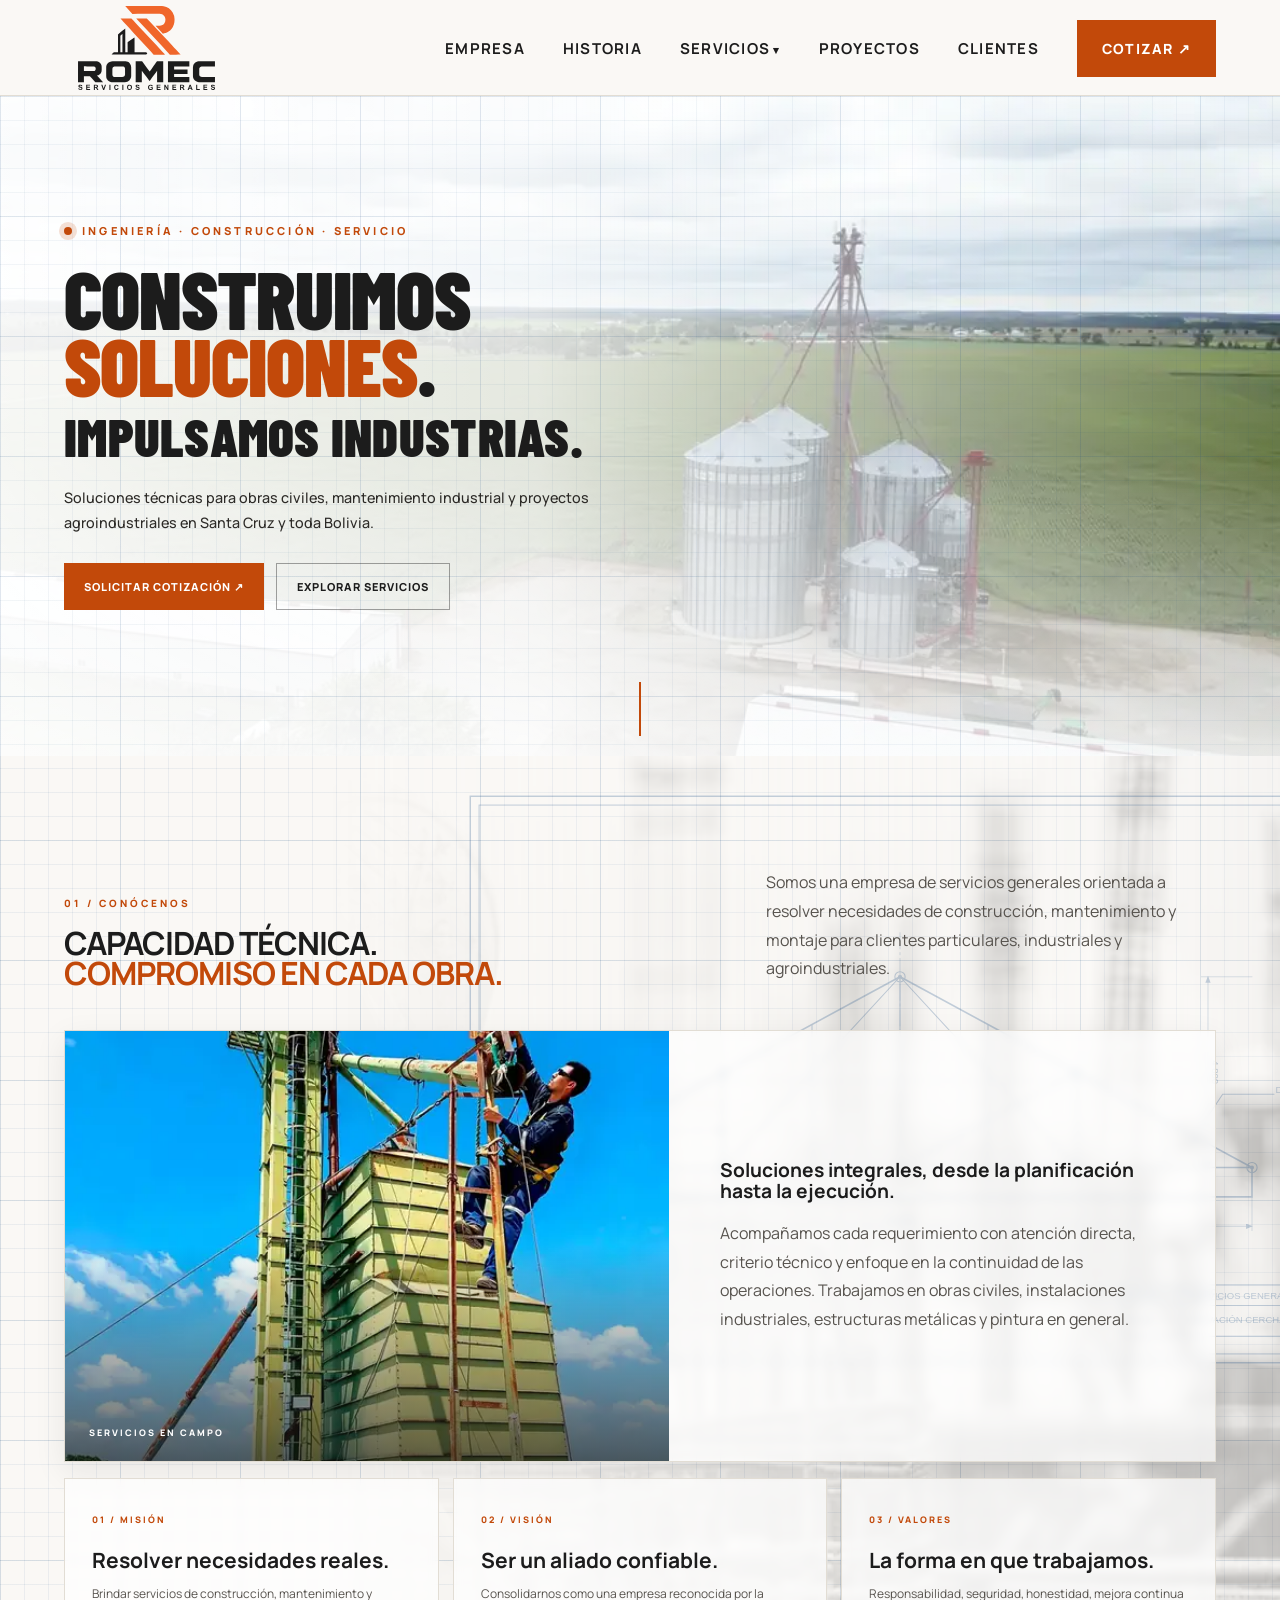
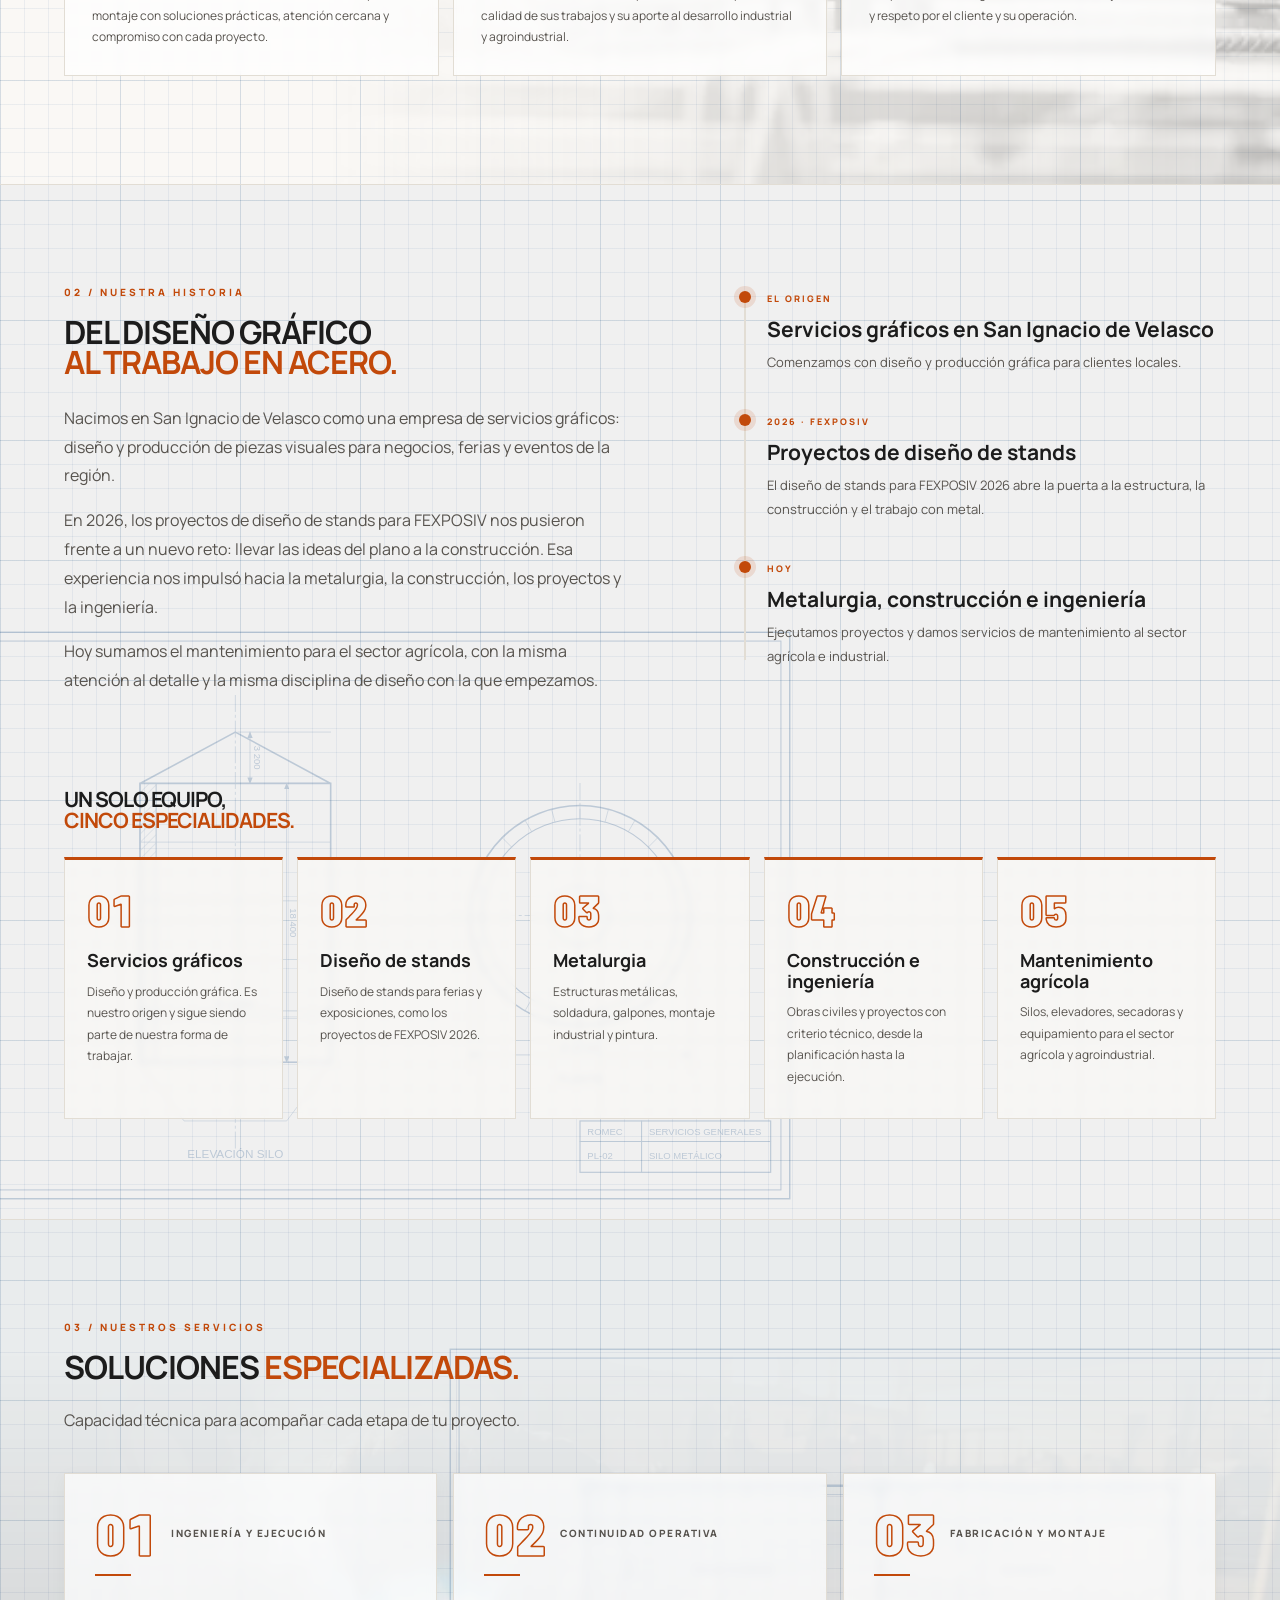
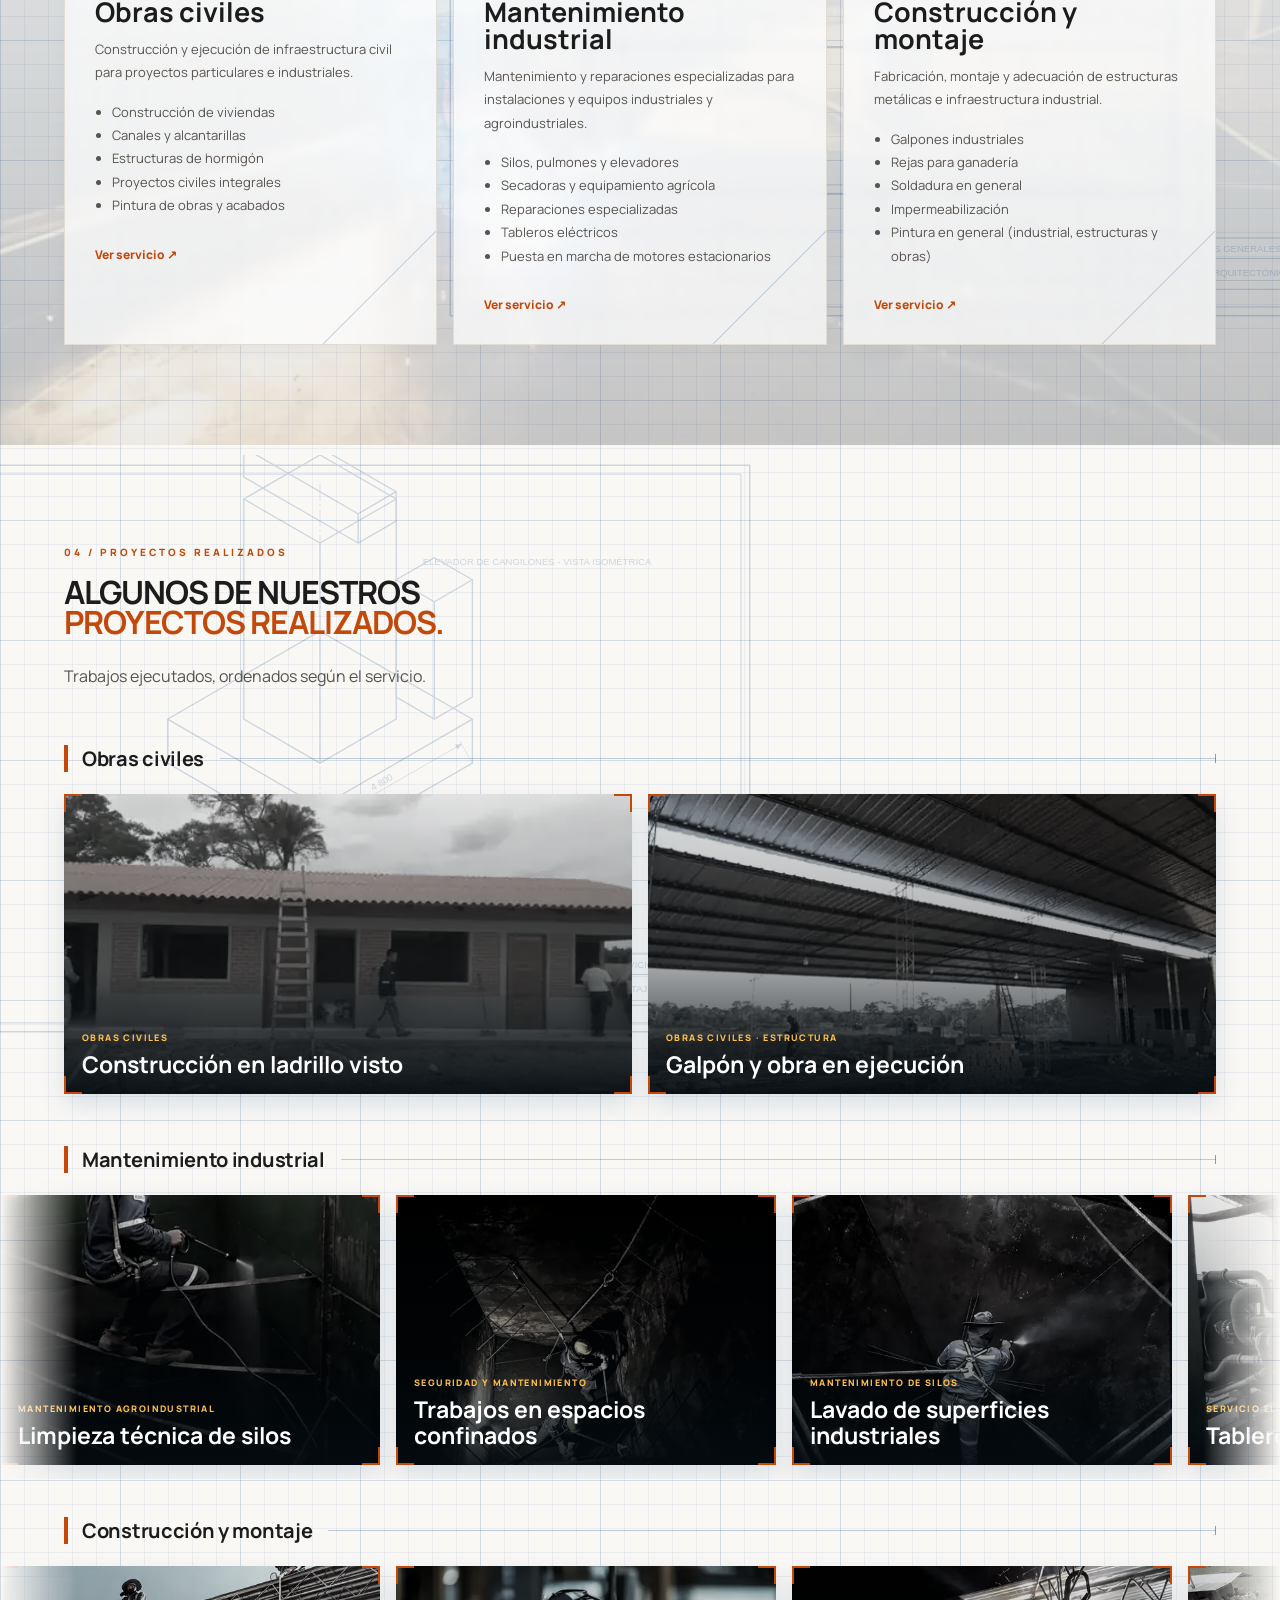
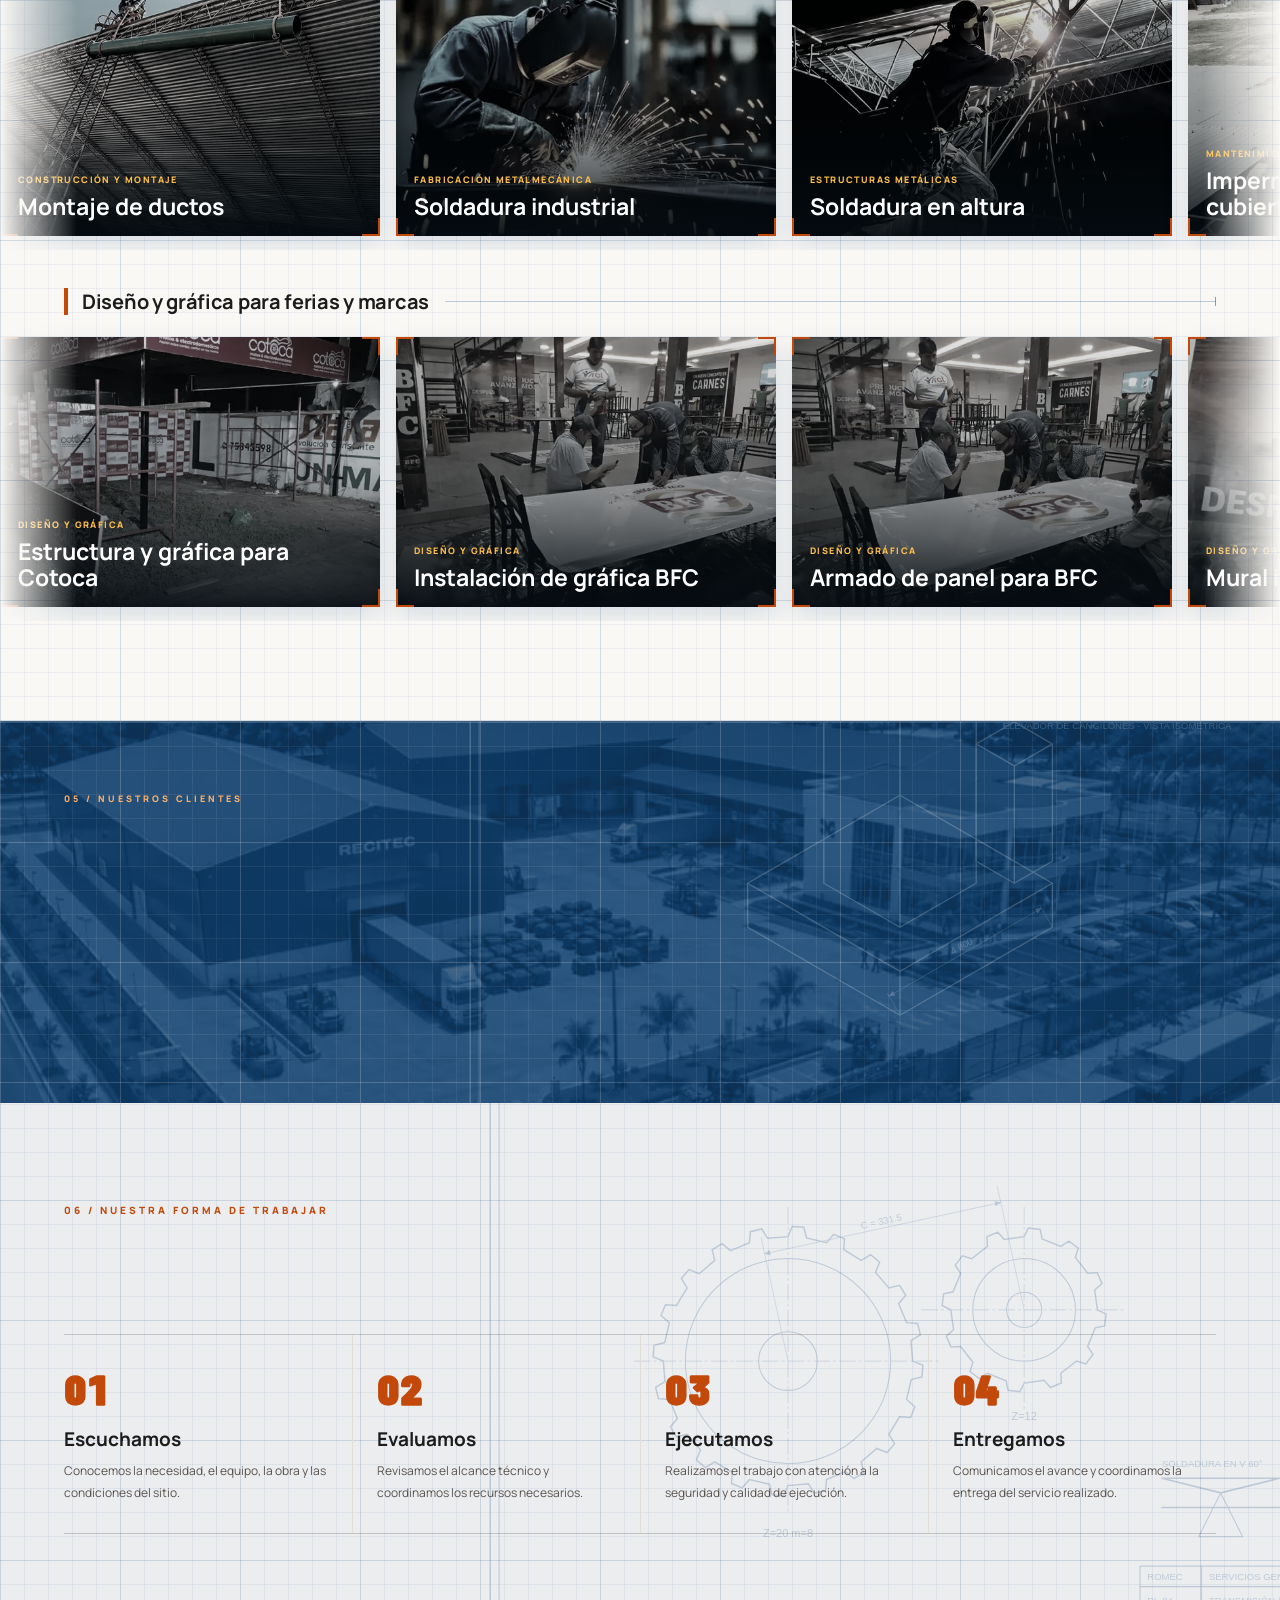
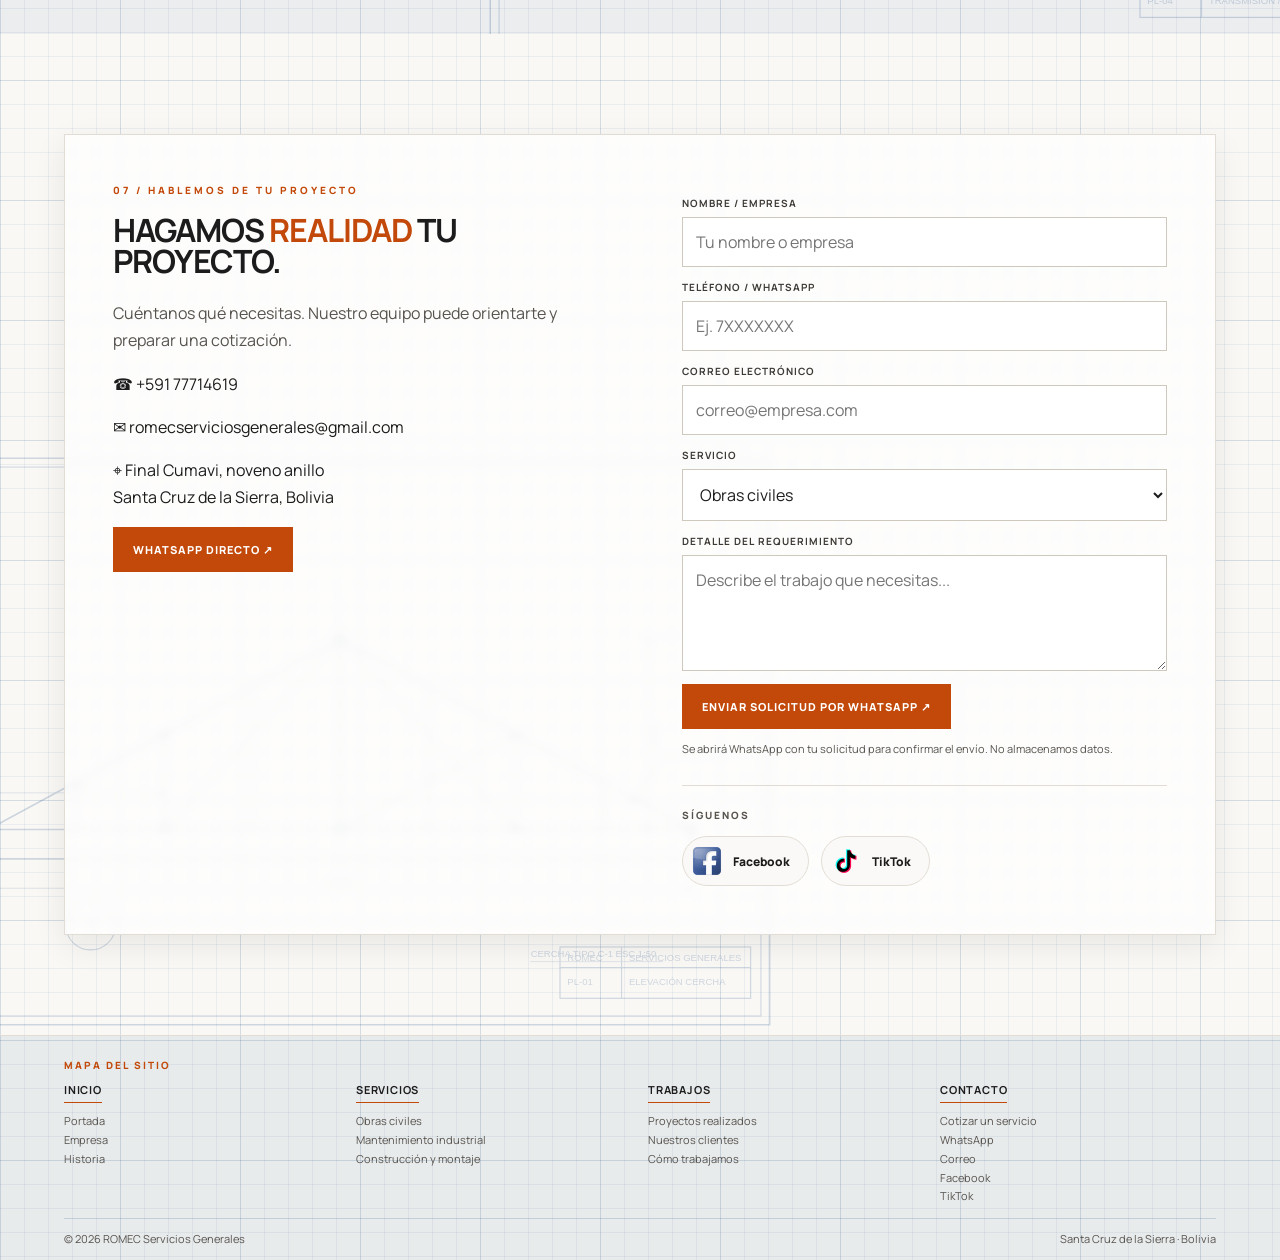
<file: index.html>
<!doctype html>
<html lang="es-BO">
<head>
  <meta charset="utf-8">
  <meta name="viewport" content="width=device-width, initial-scale=1">
  <meta name="theme-color" content="#ffffff">
  <title>ROMEC Servicios Generales | Obras civiles y mantenimiento industrial</title>
  <meta name="description" content="ROMEC Servicios Generales: obras civiles, mantenimiento industrial y agroindustrial, sector metalúrgico, silos, elevadores, secadoras, estructuras metálicas, pintura en general y montaje en Santa Cruz de la Sierra, Bolivia.">
  <meta name="keywords" content="ROMEC, mantenimiento industrial Santa Cruz, mantenimiento de silos Bolivia, obras civiles, estructuras metálicas, montaje industrial">
  <meta name="robots" content="index,follow">
  <meta property="og:type" content="website">
  <meta property="og:locale" content="es_BO">
  <meta property="og:title" content="ROMEC Servicios Generales">
  <meta property="og:description" content="Construimos soluciones. Impulsamos industrias.">
  <meta name="twitter:card" content="summary_large_image">
  <meta property="og:image" content="/assets/projects/mantenimiento-elevador-granos.webp">
  <link rel="icon" type="image/svg+xml" href="assets/romec-logo-modo-claro.svg">
  <link rel="stylesheet" href="styles.css">
  <script type="application/ld+json">
  {"@context":"https://schema.org","@type":"GeneralContractor","name":"ROMEC Servicios Generales","telephone":"+59177714619","email":"romecserviciosgenerales@gmail.com","address":{"@type":"PostalAddress","streetAddress":"Final Cumavi, noveno anillo","addressLocality":"Santa Cruz de la Sierra","addressCountry":"BO"},"sameAs":["https://www.facebook.com/romecservicios","https://www.tiktok.com/@romec"],"foundingLocation":{"@type":"Place","name":"San Ignacio de Velasco, Bolivia"},"areaServed":"Bolivia","description":"Obras civiles, mantenimiento industrial y agroindustrial, construcción y montaje."}
  </script>
</head>
<body>
<header class="topbar wrap">
  <a class="brand" href="#inicio" aria-label="ROMEC inicio"><img src="assets/romec-logo-modo-claro.svg" alt="ROMEC Servicios Generales" width="150" height="76"></a>
  <button class="menu-toggle" aria-label="Abrir menú" aria-expanded="false">☰</button>
  <nav class="navlinks" aria-label="Navegación principal"><a href="#empresa">Empresa</a><a href="#historia">Historia</a><div class="nav-dd"><a href="#servicios">Servicios</a><div class="nav-sub"><a href="obras-civiles.html">Obras civiles</a><a href="mantenimiento-industrial.html">Mantenimiento industrial</a><a href="construccion-y-montaje.html">Construcción y montaje</a></div></div><a href="#proyectos">Proyectos</a><a href="#clientes">Clientes</a><a class="btn nav-cta" href="#contacto">Cotizar ↗</a></nav>
</header>
<main>
<section id="inicio" class="hero">
  <div class="hero-video" aria-hidden="true">
    <video id="hero-video" autoplay muted loop playsinline preload="metadata" poster="assets/video/hero-poster.webp" tabindex="-1"><source src="assets/video/hero-silos.mp4" type="video/mp4"></video>
  </div>
  <div class="hero-shade"></div>
  <div class="wrap hero-content">
    <div class="eyebrow"><span class="eyebrow-dot"></span> INGENIERÍA · CONSTRUCCIÓN · SERVICIO</div>
    <h1><span class="hero-line">CONSTRUIMOS</span><span class="hero-line hero-accent">SOLUCIONES<span class="hero-period">.</span></span><span class="hero-line hero-last">IMPULSAMOS INDUSTRIAS.</span></h1>
    <p>Soluciones técnicas para obras civiles, mantenimiento industrial y proyectos agroindustriales en Santa Cruz y toda Bolivia.</p>
    <div class="actions"><a class="btn" href="#contacto">Solicitar cotización ↗</a><a class="btn ghost" href="#servicios">Explorar servicios</a></div>
    
  </div>
  
  <a class="hero-scroll" href="#empresa" aria-label="Ir a la siguiente sección"><span></span></a>
</section>
<section id="empresa" class="section wrap company-section">
  <div class="company-heading"><div><div class="kicker">01 / CONÓCENOS</div><h2>CAPACIDAD TÉCNICA.<br><span class="orange">COMPROMISO EN CADA OBRA.</span></h2></div><p class="muted">Somos una empresa de servicios generales orientada a resolver necesidades de construcción, mantenimiento y montaje para clientes particulares, industriales y agroindustriales.</p></div>
  <div class="company-feature"><div class="company-photo"><img src="assets/projects/mantenimiento-elevador-granos.webp" alt="Equipo industrial de elevación de granos atendido por nuestro equipo" loading="lazy"><span class="photo-tag">SERVICIOS EN CAMPO</span></div><div class="company-copy"><h3>Soluciones integrales, desde la planificación hasta la ejecución.</h3><p class="muted">Acompañamos cada requerimiento con atención directa, criterio técnico y enfoque en la continuidad de las operaciones. Trabajamos en obras civiles, instalaciones industriales, estructuras metálicas y pintura en general.</p></div></div>
  <div class="purpose-grid"><article><span class="purpose-number">01 / MISIÓN</span><h3>Resolver necesidades reales.</h3><p>Brindar servicios de construcción, mantenimiento y montaje con soluciones prácticas, atención cercana y compromiso con cada proyecto.</p></article><article><span class="purpose-number">02 / VISIÓN</span><h3>Ser un aliado confiable.</h3><p>Consolidarnos como una empresa reconocida por la calidad de sus trabajos y su aporte al desarrollo industrial y agroindustrial.</p></article><article><span class="purpose-number">03 / VALORES</span><h3>La forma en que trabajamos.</h3><p>Responsabilidad, seguridad, honestidad, mejora continua y respeto por el cliente y su operación.</p></article></div>
</section>
<section id="historia" class="section history-section"><div class="wrap">
  <div class="history-grid">
    <div class="history-copy"><div class="kicker">02 / NUESTRA HISTORIA</div><h2>DEL DISEÑO GRÁFICO<br><span class="orange">AL TRABAJO EN ACERO.</span></h2>
      <p class="muted">Nacimos en San Ignacio de Velasco como una empresa de servicios gráficos: diseño y producción de piezas visuales para negocios, ferias y eventos de la región.</p>
      <p class="muted">En 2026, los proyectos de diseño de stands para FEXPOSIV nos pusieron frente a un nuevo reto: llevar las ideas del plano a la construcción. Esa experiencia nos impulsó hacia la metalurgia, la construcción, los proyectos y la ingeniería.</p>
      <p class="muted">Hoy sumamos el mantenimiento para el sector agrícola, con la misma atención al detalle y la misma disciplina de diseño con la que empezamos.</p>
      
    </div>
    <ol class="timeline">
      <li><small>EL ORIGEN</small><h3>Servicios gráficos en San Ignacio de Velasco</h3><p>Comenzamos con diseño y producción gráfica para clientes locales.</p></li>
      <li><small>2026 · FEXPOSIV</small><h3>Proyectos de diseño de stands</h3><p>El diseño de stands para FEXPOSIV 2026 abre la puerta a la estructura, la construcción y el trabajo con metal.</p></li>
      <li><small>HOY</small><h3>Metalurgia, construcción e ingeniería</h3><p>Ejecutamos proyectos y damos servicios de mantenimiento al sector agrícola e industrial.</p></li>
    </ol>
  </div>
  <div class="areas-head"><h3>UN SOLO EQUIPO,<br><span class="orange">CINCO ESPECIALIDADES.</span></h3></div>
  <div class="areas-grid">
    <article class="area"><span class="area-num fx-num" data-n="1">01</span><h4>Servicios gráficos</h4><p>Diseño y producción gráfica. Es nuestro origen y sigue siendo parte de nuestra forma de trabajar.</p></article>
    <article class="area"><span class="area-num fx-num" data-n="2">02</span><h4>Diseño de stands</h4><p>Diseño de stands para ferias y exposiciones, como los proyectos de FEXPOSIV 2026.</p></article>
    <article class="area"><span class="area-num fx-num" data-n="3">03</span><h4>Metalurgia</h4><p>Estructuras metálicas, soldadura, galpones, montaje industrial y pintura.</p></article>
    <article class="area"><span class="area-num fx-num" data-n="4">04</span><h4>Construcción e ingeniería</h4><p>Obras civiles y proyectos con criterio técnico, desde la planificación hasta la ejecución.</p></article>
    <article class="area"><span class="area-num fx-num" data-n="5">05</span><h4>Mantenimiento agrícola</h4><p>Silos, elevadores, secadoras y equipamiento para el sector agrícola y agroindustrial.</p></article>
  </div>
</div></section>
<section id="servicios" class="section services"><div class="wrap">
  <div class="kicker">03 / NUESTROS SERVICIOS</div><h2>SOLUCIONES <span class="orange">ESPECIALIZADAS.</span></h2><p class="muted">Capacidad técnica para acompañar cada etapa de tu proyecto.</p>
  <div class="cards">
    <article class="service"><div class="num"><b class="snum fx-num" data-n="1">01</b><span>INGENIERÍA Y EJECUCIÓN</span></div><h3>Obras civiles</h3><p>Construcción y ejecución de infraestructura civil para proyectos particulares e industriales.</p><ul><li>Construcción de viviendas</li><li>Canales y alcantarillas</li><li>Estructuras de hormigón</li><li>Proyectos civiles integrales</li><li>Pintura de obras y acabados</li></ul><a class="orange" href="obras-civiles.html">Ver servicio ↗</a></article>
    <article class="service"><div class="num"><b class="snum fx-num" data-n="2">02</b><span>CONTINUIDAD OPERATIVA</span></div><h3>Mantenimiento industrial</h3><p>Mantenimiento y reparaciones especializadas para instalaciones y equipos industriales y agroindustriales.</p><ul><li>Silos, pulmones y elevadores</li><li>Secadoras y equipamiento agrícola</li><li>Reparaciones especializadas</li><li>Tableros eléctricos</li><li>Puesta en marcha de motores estacionarios</li></ul><a class="orange" href="mantenimiento-industrial.html">Ver servicio ↗</a></article>
    <article class="service"><div class="num"><b class="snum fx-num" data-n="3">03</b><span>FABRICACIÓN Y MONTAJE</span></div><h3>Construcción y montaje</h3><p>Fabricación, montaje y adecuación de estructuras metálicas e infraestructura industrial.</p><ul><li>Galpones industriales</li><li>Rejas para ganadería</li><li>Soldadura en general</li><li>Impermeabilización</li><li>Pintura en general (industrial, estructuras y obras)</li></ul><a class="orange" href="construccion-y-montaje.html">Ver servicio ↗</a></article>
  </div>
</div></section>
<section id="proyectos" class="section wrap">
  <div class="kicker">04 / PROYECTOS REALIZADOS</div>
  <div class="gallery-heading"><div><h2>ALGUNOS DE NUESTROS<br><span class="orange">PROYECTOS REALIZADOS.</span></h2><p class="muted">Trabajos ejecutados, ordenados según el servicio.</p></div></div>
  <div class="proj-group-head"><h3>Obras civiles</h3><i></i></div><div class="proj-static"><article class="project"><img src="assets/projects/obra-civil-ladrillo-visto.webp" alt="Construcción de ambientes con ladrillo visto, puertas de madera y techo de teja" loading="lazy"><div class="project-overlay"></div><div class="project-copy"><small>OBRAS CIVILES</small><h3>Construcción en ladrillo visto</h3></div></article><article class="project"><img src="assets/projects/galpon-cubierta-obra.webp" alt="Galpón con cubierta metálica en construcción junto a obra de ladrillo" loading="lazy"><div class="project-overlay"></div><div class="project-copy"><small>OBRAS CIVILES · ESTRUCTURA</small><h3>Galpón y obra en ejecución</h3></div></article></div><div class="proj-group-head"><h3>Mantenimiento industrial</h3><i></i></div><div class="proj-marquee ltr"><div class="proj-track" style="animation-duration:81s"><article class="project"><img src="assets/projects/limpieza-silo-interior-01.webp" alt="Técnico realizando limpieza industrial dentro de un silo" loading="lazy"><div class="project-overlay"></div><div class="project-copy"><small>MANTENIMIENTO AGROINDUSTRIAL</small><h3>Limpieza técnica de silos</h3></div></article><article class="project"><img src="assets/projects/trabajo-altura-interior-silo.webp" alt="Personal técnico trabajando con líneas de seguridad en el interior de un silo" loading="lazy"><div class="project-overlay"></div><div class="project-copy"><small>SEGURIDAD Y MANTENIMIENTO</small><h3>Trabajos en espacios confinados</h3></div></article><article class="project"><img src="assets/projects/lavado-industrial-silo.webp" alt="Limpieza de paredes interiores de una estructura metálica industrial" loading="lazy"><div class="project-overlay"></div><div class="project-copy"><small>MANTENIMIENTO DE SILOS</small><h3>Lavado de superficies industriales</h3></div></article><article class="project"><img src="assets/projects/puesta-marcha-tablero-electrico.webp" alt="Técnicos verificando un tablero de control industrial" loading="lazy"><div class="project-overlay"></div><div class="project-copy"><small>SERVICIO ELÉCTRICO INDUSTRIAL</small><h3>Tableros y puesta en marcha</h3></div></article><article class="project"><img src="assets/projects/tablero-electrico-revision.webp" alt="Revisión de tablero eléctrico industrial" loading="lazy"><div class="project-overlay"></div><div class="project-copy"><small>SERVICIO ELÉCTRICO INDUSTRIAL</small><h3>Revisión de tableros eléctricos</h3></div></article><article class="project"><img src="assets/projects/mantenimiento-elevador-granos.webp" alt="Trabajo de mantenimiento en elevador de granos" loading="lazy"><div class="project-overlay"></div><div class="project-copy"><small>EQUIPAMIENTO AGRÍCOLA</small><h3>Mantenimiento de elevadores</h3></div></article><article class="project"><img src="assets/projects/mantenimiento-elevador-ductos.webp" alt="Técnico en plataforma de un elevador de granos con ductos metálicos" loading="lazy"><div class="project-overlay"></div><div class="project-copy"><small>EQUIPAMIENTO AGRÍCOLA</small><h3>Elevador y ductos de descarga</h3></div></article><article class="project"><img src="assets/projects/trabajo-altura-planta-secado.webp" alt="Técnico con arnés trabajando en altura sobre una estructura metálica dentro de una planta" loading="lazy"><div class="project-overlay"></div><div class="project-copy"><small>TRABAJOS EN ALTURA</small><h3>Mantenimiento en altura en planta</h3></div></article><article class="project"><img src="assets/projects/trabajo-altura-techo-estructura.webp" alt="Vista desde lo alto de dos técnicos con arnés sobre el techo de una estructura metálica" loading="lazy"><div class="project-overlay"></div><div class="project-copy"><small>SEGURIDAD EN ALTURA</small><h3>Intervención en techo de estructura</h3></div></article><article class="project" aria-hidden="true"><img src="assets/projects/limpieza-silo-interior-01.webp" alt=""><div class="project-overlay"></div><div class="project-copy"><small>MANTENIMIENTO AGROINDUSTRIAL</small><h3>Limpieza técnica de silos</h3></div></article><article class="project" aria-hidden="true"><img src="assets/projects/trabajo-altura-interior-silo.webp" alt=""><div class="project-overlay"></div><div class="project-copy"><small>SEGURIDAD Y MANTENIMIENTO</small><h3>Trabajos en espacios confinados</h3></div></article><article class="project" aria-hidden="true"><img src="assets/projects/lavado-industrial-silo.webp" alt=""><div class="project-overlay"></div><div class="project-copy"><small>MANTENIMIENTO DE SILOS</small><h3>Lavado de superficies industriales</h3></div></article><article class="project" aria-hidden="true"><img src="assets/projects/puesta-marcha-tablero-electrico.webp" alt=""><div class="project-overlay"></div><div class="project-copy"><small>SERVICIO ELÉCTRICO INDUSTRIAL</small><h3>Tableros y puesta en marcha</h3></div></article><article class="project" aria-hidden="true"><img src="assets/projects/tablero-electrico-revision.webp" alt=""><div class="project-overlay"></div><div class="project-copy"><small>SERVICIO ELÉCTRICO INDUSTRIAL</small><h3>Revisión de tableros eléctricos</h3></div></article><article class="project" aria-hidden="true"><img src="assets/projects/mantenimiento-elevador-granos.webp" alt=""><div class="project-overlay"></div><div class="project-copy"><small>EQUIPAMIENTO AGRÍCOLA</small><h3>Mantenimiento de elevadores</h3></div></article><article class="project" aria-hidden="true"><img src="assets/projects/mantenimiento-elevador-ductos.webp" alt=""><div class="project-overlay"></div><div class="project-copy"><small>EQUIPAMIENTO AGRÍCOLA</small><h3>Elevador y ductos de descarga</h3></div></article><article class="project" aria-hidden="true"><img src="assets/projects/trabajo-altura-planta-secado.webp" alt=""><div class="project-overlay"></div><div class="project-copy"><small>TRABAJOS EN ALTURA</small><h3>Mantenimiento en altura en planta</h3></div></article><article class="project" aria-hidden="true"><img src="assets/projects/trabajo-altura-techo-estructura.webp" alt=""><div class="project-overlay"></div><div class="project-copy"><small>SEGURIDAD EN ALTURA</small><h3>Intervención en techo de estructura</h3></div></article></div></div><div class="proj-group-head"><h3>Construcción y montaje</h3><i></i></div><div class="proj-marquee rtl"><div class="proj-track" style="animation-duration:81s"><article class="project"><img src="assets/projects/montaje-ductos-galpon.webp" alt="Montaje de ducto metálico en estructura de galpón industrial" loading="lazy"><div class="project-overlay"></div><div class="project-copy"><small>CONSTRUCCIÓN Y MONTAJE</small><h3>Montaje de ductos</h3></div></article><article class="project"><img src="assets/projects/soldadura-industrial.webp" alt="Soldador ejecutando una unión metálica con equipo de protección" loading="lazy"><div class="project-overlay"></div><div class="project-copy"><small>FABRICACIÓN METALMECÁNICA</small><h3>Soldadura industrial</h3></div></article><article class="project"><img src="assets/projects/soldadura-estructura-altura.webp" alt="Trabajo de soldadura en estructura metálica elevada" loading="lazy"><div class="project-overlay"></div><div class="project-copy"><small>ESTRUCTURAS METÁLICAS</small><h3>Soldadura en altura</h3></div></article><article class="project"><img src="assets/projects/impermeabilizacion-cubierta-industrial.webp" alt="Personal trabajando en la reparación e impermeabilización de una cubierta industrial" loading="lazy"><div class="project-overlay"></div><div class="project-copy"><small>MANTENIMIENTO DE INFRAESTRUCTURA</small><h3>Impermeabilización de cubiertas</h3></div></article><article class="project"><img src="assets/projects/sellado-cubierta-industrial.webp" alt="Aplicación de sellador sobre cubierta metálica industrial" loading="lazy"><div class="project-overlay"></div><div class="project-copy"><small>MANTENIMIENTO DE GALPONES</small><h3>Sellado de techos industriales</h3></div></article><article class="project"><img src="assets/projects/montaje-carpa-campo.webp" alt="Instalación de equipos en una carpa de campo con puerta metálica" loading="lazy"><div class="project-overlay"></div><div class="project-copy"><small>MONTAJE EN CAMPO</small><h3>Instalación en carpa de campo</h3></div></article><article class="project"><img src="assets/projects/corte-tuberia-amoladora.webp" alt="Técnico cortando una tubería metálica con amoladora dentro de una planta" loading="lazy"><div class="project-overlay"></div><div class="project-copy"><small>FABRICACIÓN METALMECÁNICA</small><h3>Corte y adecuación de tubería</h3></div></article><article class="project"><img src="assets/projects/cubierta-arqueada-cerchas.webp" alt="Estructura de cerchas metálicas arqueadas con cubierta de calamina sobre muros de ladrillo" loading="lazy"><div class="project-overlay"></div><div class="project-copy"><small>ESTRUCTURAS METÁLICAS</small><h3>Cubierta arqueada con cerchas</h3></div></article><article class="project"><img src="assets/projects/galpon-almacenamiento.webp" alt="Interior de un galpón de estructura metálica usado para almacenamiento" loading="lazy"><div class="project-overlay"></div><div class="project-copy"><small>GALPONES INDUSTRIALES</small><h3>Galpón de almacenamiento</h3></div></article><article class="project" aria-hidden="true"><img src="assets/projects/montaje-ductos-galpon.webp" alt=""><div class="project-overlay"></div><div class="project-copy"><small>CONSTRUCCIÓN Y MONTAJE</small><h3>Montaje de ductos</h3></div></article><article class="project" aria-hidden="true"><img src="assets/projects/soldadura-industrial.webp" alt=""><div class="project-overlay"></div><div class="project-copy"><small>FABRICACIÓN METALMECÁNICA</small><h3>Soldadura industrial</h3></div></article><article class="project" aria-hidden="true"><img src="assets/projects/soldadura-estructura-altura.webp" alt=""><div class="project-overlay"></div><div class="project-copy"><small>ESTRUCTURAS METÁLICAS</small><h3>Soldadura en altura</h3></div></article><article class="project" aria-hidden="true"><img src="assets/projects/impermeabilizacion-cubierta-industrial.webp" alt=""><div class="project-overlay"></div><div class="project-copy"><small>MANTENIMIENTO DE INFRAESTRUCTURA</small><h3>Impermeabilización de cubiertas</h3></div></article><article class="project" aria-hidden="true"><img src="assets/projects/sellado-cubierta-industrial.webp" alt=""><div class="project-overlay"></div><div class="project-copy"><small>MANTENIMIENTO DE GALPONES</small><h3>Sellado de techos industriales</h3></div></article><article class="project" aria-hidden="true"><img src="assets/projects/montaje-carpa-campo.webp" alt=""><div class="project-overlay"></div><div class="project-copy"><small>MONTAJE EN CAMPO</small><h3>Instalación en carpa de campo</h3></div></article><article class="project" aria-hidden="true"><img src="assets/projects/corte-tuberia-amoladora.webp" alt=""><div class="project-overlay"></div><div class="project-copy"><small>FABRICACIÓN METALMECÁNICA</small><h3>Corte y adecuación de tubería</h3></div></article><article class="project" aria-hidden="true"><img src="assets/projects/cubierta-arqueada-cerchas.webp" alt=""><div class="project-overlay"></div><div class="project-copy"><small>ESTRUCTURAS METÁLICAS</small><h3>Cubierta arqueada con cerchas</h3></div></article><article class="project" aria-hidden="true"><img src="assets/projects/galpon-almacenamiento.webp" alt=""><div class="project-overlay"></div><div class="project-copy"><small>GALPONES INDUSTRIALES</small><h3>Galpón de almacenamiento</h3></div></article></div></div><div class="proj-group-head"><h3>Diseño y gráfica para ferias y marcas</h3><i></i></div><div class="proj-marquee ltr"><div class="proj-track" style="animation-duration:72s"><article class="project"><img src="assets/projects/estructura-stand-cotoca.webp" alt="Estructura metálica con gráfica de Cotoca instalada de noche" loading="lazy"><div class="project-overlay"></div><div class="project-copy"><small>DISEÑO Y GRÁFICA</small><h3>Estructura y gráfica para Cotoca</h3></div></article><article class="project"><img src="assets/projects/grafica-bfc-instalacion.webp" alt="Equipo instalando gráfica del Frigorífico BFC sobre una mesa" loading="lazy"><div class="project-overlay"></div><div class="project-copy"><small>DISEÑO Y GRÁFICA</small><h3>Instalación de gráfica BFC</h3></div></article><article class="project"><img src="assets/projects/grafica-bfc-armado.webp" alt="Equipo armando un panel gráfico del Frigorífico BFC" loading="lazy"><div class="project-overlay"></div><div class="project-copy"><small>DISEÑO Y GRÁFICA</small><h3>Armado de panel para BFC</h3></div></article><article class="project"><img src="assets/projects/mural-bfc-instalacion.webp" alt="Instalación de un mural gráfico sobre andamio en el Frigorífico BFC" loading="lazy"><div class="project-overlay"></div><div class="project-copy"><small>DISEÑO Y GRÁFICA</small><h3>Mural institucional BFC</h3></div></article><article class="project" aria-hidden="true"><img src="assets/projects/estructura-stand-cotoca.webp" alt=""><div class="project-overlay"></div><div class="project-copy"><small>DISEÑO Y GRÁFICA</small><h3>Estructura y gráfica para Cotoca</h3></div></article><article class="project" aria-hidden="true"><img src="assets/projects/grafica-bfc-instalacion.webp" alt=""><div class="project-overlay"></div><div class="project-copy"><small>DISEÑO Y GRÁFICA</small><h3>Instalación de gráfica BFC</h3></div></article><article class="project" aria-hidden="true"><img src="assets/projects/grafica-bfc-armado.webp" alt=""><div class="project-overlay"></div><div class="project-copy"><small>DISEÑO Y GRÁFICA</small><h3>Armado de panel para BFC</h3></div></article><article class="project" aria-hidden="true"><img src="assets/projects/mural-bfc-instalacion.webp" alt=""><div class="project-overlay"></div><div class="project-copy"><small>DISEÑO Y GRÁFICA</small><h3>Mural institucional BFC</h3></div></article><article class="project" aria-hidden="true"><img src="assets/projects/estructura-stand-cotoca.webp" alt=""><div class="project-overlay"></div><div class="project-copy"><small>DISEÑO Y GRÁFICA</small><h3>Estructura y gráfica para Cotoca</h3></div></article><article class="project" aria-hidden="true"><img src="assets/projects/grafica-bfc-instalacion.webp" alt=""><div class="project-overlay"></div><div class="project-copy"><small>DISEÑO Y GRÁFICA</small><h3>Instalación de gráfica BFC</h3></div></article><article class="project" aria-hidden="true"><img src="assets/projects/grafica-bfc-armado.webp" alt=""><div class="project-overlay"></div><div class="project-copy"><small>DISEÑO Y GRÁFICA</small><h3>Armado de panel para BFC</h3></div></article><article class="project" aria-hidden="true"><img src="assets/projects/mural-bfc-instalacion.webp" alt=""><div class="project-overlay"></div><div class="project-copy"><small>DISEÑO Y GRÁFICA</small><h3>Mural institucional BFC</h3></div></article><article class="project" aria-hidden="true"><img src="assets/projects/estructura-stand-cotoca.webp" alt=""><div class="project-overlay"></div><div class="project-copy"><small>DISEÑO Y GRÁFICA</small><h3>Estructura y gráfica para Cotoca</h3></div></article><article class="project" aria-hidden="true"><img src="assets/projects/grafica-bfc-instalacion.webp" alt=""><div class="project-overlay"></div><div class="project-copy"><small>DISEÑO Y GRÁFICA</small><h3>Instalación de gráfica BFC</h3></div></article><article class="project" aria-hidden="true"><img src="assets/projects/grafica-bfc-armado.webp" alt=""><div class="project-overlay"></div><div class="project-copy"><small>DISEÑO Y GRÁFICA</small><h3>Armado de panel para BFC</h3></div></article><article class="project" aria-hidden="true"><img src="assets/projects/mural-bfc-instalacion.webp" alt=""><div class="project-overlay"></div><div class="project-copy"><small>DISEÑO Y GRÁFICA</small><h3>Mural institucional BFC</h3></div></article></div></div>
</section>
<section id="clientes" class="section clients-section"><div class="wrap"><div class="kicker">05 / NUESTROS CLIENTES</div><div class="clients-heading"><h2>EMPRESAS QUE<br><span class="orange">CONFÍAN EN NOSOTROS.</span></h2><p class="muted">Algunos de los clientes que han trabajado con nosotros en proyectos, servicios y eventos.</p></div><div class="clients-marquee"><ul class="clients-track"><li class="client"><div class="client-logo"><img src="assets/clients/aposento.webp" alt="Logo de Aposento Servicios Generales" width="640" height="268" loading="lazy"></div></li><li class="client"><div class="client-logo"><img src="assets/clients/fexposiv-2026.webp" alt="Logo de FEXPOSIV 2026" width="640" height="371" loading="lazy"></div></li><li class="client"><div class="client-logo"><img src="assets/clients/cotoca.webp" alt="Logo de Cotoca Motos y Electrodomésticos" width="640" height="341" loading="lazy"></div></li><li class="client"><div class="client-logo"><img src="assets/clients/bfc-frigorifico.webp" alt="Logo de Frigorífico BFC" width="402" height="420" loading="lazy"></div></li><li class="client"><div class="client-logo"><img src="assets/clients/aposento.webp" alt="Logo de Aposento Servicios Generales" width="640" height="268" loading="lazy"></div></li><li class="client"><div class="client-logo"><img src="assets/clients/fexposiv-2026.webp" alt="Logo de FEXPOSIV 2026" width="640" height="371" loading="lazy"></div></li><li class="client"><div class="client-logo"><img src="assets/clients/cotoca.webp" alt="Logo de Cotoca Motos y Electrodomésticos" width="640" height="341" loading="lazy"></div></li><li class="client"><div class="client-logo"><img src="assets/clients/bfc-frigorifico.webp" alt="Logo de Frigorífico BFC" width="402" height="420" loading="lazy"></div></li><li class="client" aria-hidden="true"><div class="client-logo"><img src="assets/clients/aposento.webp" alt="" data-x=" Aposento Servicios Generales" width="640" height="268" ></div></li><li class="client" aria-hidden="true"><div class="client-logo"><img src="assets/clients/fexposiv-2026.webp" alt="" data-x=" FEXPOSIV 2026" width="640" height="371" ></div></li><li class="client" aria-hidden="true"><div class="client-logo"><img src="assets/clients/cotoca.webp" alt="" data-x=" Cotoca Motos y Electrodomésticos" width="640" height="341" ></div></li><li class="client" aria-hidden="true"><div class="client-logo"><img src="assets/clients/bfc-frigorifico.webp" alt="" data-x=" Frigorífico BFC" width="402" height="420" ></div></li><li class="client" aria-hidden="true"><div class="client-logo"><img src="assets/clients/aposento.webp" alt="" data-x=" Aposento Servicios Generales" width="640" height="268" ></div></li><li class="client" aria-hidden="true"><div class="client-logo"><img src="assets/clients/fexposiv-2026.webp" alt="" data-x=" FEXPOSIV 2026" width="640" height="371" ></div></li><li class="client" aria-hidden="true"><div class="client-logo"><img src="assets/clients/cotoca.webp" alt="" data-x=" Cotoca Motos y Electrodomésticos" width="640" height="341" ></div></li><li class="client" aria-hidden="true"><div class="client-logo"><img src="assets/clients/bfc-frigorifico.webp" alt="" data-x=" Frigorífico BFC" width="402" height="420" ></div></li></ul></div></div></section>
<section id="proceso" class="section process-section"><div class="wrap"><div class="kicker">06 / NUESTRA FORMA DE TRABAJAR</div><div class="process-heading"><h2>DEL REQUERIMIENTO<br><span class="orange">A LA SOLUCIÓN.</span></h2><p class="muted">Un proceso claro para organizar cada servicio y mantener al cliente informado durante la ejecución.</p></div><div class="process-grid"><article><span class="pnum fx-num" data-n="1">01</span><h3>Escuchamos</h3><p>Conocemos la necesidad, el equipo, la obra y las condiciones del sitio.</p></article><article><span class="pnum fx-num" data-n="2">02</span><h3>Evaluamos</h3><p>Revisamos el alcance técnico y coordinamos los recursos necesarios.</p></article><article><span class="pnum fx-num" data-n="3">03</span><h3>Ejecutamos</h3><p>Realizamos el trabajo con atención a la seguridad y calidad de ejecución.</p></article><article><span class="pnum fx-num" data-n="4">04</span><h3>Entregamos</h3><p>Comunicamos el avance y coordinamos la entrega del servicio realizado.</p></article></div></div></section>
<section id="contacto" class="section wrap"><div class="contactgrid"><div><div class="kicker">07 / HABLEMOS DE TU PROYECTO</div><h2>HAGAMOS <span class="orange">REALIDAD</span> TU PROYECTO.</h2><p class="muted">Cuéntanos qué necesitas. Nuestro equipo puede orientarte y preparar una cotización.</p><p>☎ <a href="tel:+59177714619">+591 77714619</a></p><p>✉ <a href="mailto:romecserviciosgenerales@gmail.com">romecserviciosgenerales@gmail.com</a></p><p>⌖ Final Cumavi, noveno anillo<br>Santa Cruz de la Sierra, Bolivia</p><a class="btn" href="https://wa.me/59177714619?text=Hola%2C%20solicito%20informaci%C3%B3n%20sobre%20sus%20servicios." target="_blank" rel="noopener noreferrer">WhatsApp directo ↗</a></div>
<form id="quote-form"><div class="field"><label for="name">Nombre / Empresa</label><input id="name" name="name" autocomplete="name" required maxlength="120" placeholder="Tu nombre o empresa"></div><div class="field"><label for="phone">Teléfono / WhatsApp</label><input id="phone" name="phone" type="tel" inputmode="tel" autocomplete="tel" required maxlength="40" placeholder="Ej. 7XXXXXXX"></div><div class="field"><label for="email">Correo electrónico</label><input id="email" name="email" type="email" autocomplete="email" maxlength="160" placeholder="correo@empresa.com"></div><div class="field"><label for="service">Servicio</label><select id="service" name="service"><option>Obras civiles</option><option>Mantenimiento industrial</option><option>Construcción y montaje</option><option>Pintura en general</option><option>Otro</option></select></div><div class="field"><label for="message">Detalle del requerimiento</label><textarea id="message" name="message" rows="4" required maxlength="3000" placeholder="Describe el trabajo que necesitas..."></textarea></div><button class="btn" type="submit">Enviar solicitud por WhatsApp ↗</button><p class="form-note">Se abrirá WhatsApp con tu solicitud para confirmar el envío. No almacenamos datos.</p><div class="form-social"><span>SÍGUENOS</span><div class="social-list"><a class="social-link" href="https://www.facebook.com/romecservicios" target="_blank" rel="noopener noreferrer"><img src="assets/social/facebook.png" alt="" width="32" height="32">Facebook</a><a class="social-link" href="https://www.tiktok.com/@romec" target="_blank" rel="noopener noreferrer"><img src="assets/social/tiktok.png" alt="" width="32" height="32">TikTok</a></div></div></form>
</div></section>
</main>
<footer class="footer"><div class="wrap">
<nav class="sitemap" aria-label="Mapa del sitio"><div class="sitemap-title">Mapa del sitio</div><div class="sitemap-grid">
<div><h4>Inicio</h4><a href="#inicio">Portada</a><a href="#empresa">Empresa</a><a href="#historia">Historia</a></div>
<div><h4>Servicios</h4><a href="obras-civiles.html">Obras civiles</a><a href="mantenimiento-industrial.html">Mantenimiento industrial</a><a href="construccion-y-montaje.html">Construcción y montaje</a></div>
<div><h4>Trabajos</h4><a href="#proyectos">Proyectos realizados</a><a href="#clientes">Nuestros clientes</a><a href="#proceso">Cómo trabajamos</a></div>
<div><h4>Contacto</h4><a href="#contacto">Cotizar un servicio</a><a href="https://wa.me/59177714619" target="_blank" rel="noopener noreferrer">WhatsApp</a><a href="mailto:romecserviciosgenerales@gmail.com">Correo</a><a href="https://www.facebook.com/romecservicios" target="_blank" rel="noopener noreferrer">Facebook</a><a href="https://www.tiktok.com/@romec" target="_blank" rel="noopener noreferrer">TikTok</a></div>
</div></nav>
<div class="footer-inner"><span>© <span id="year"></span> ROMEC Servicios Generales</span><span>Santa Cruz de la Sierra · Bolivia</span></div></div></footer>
<script src="script.js" defer></script>
</body></html>
</file>
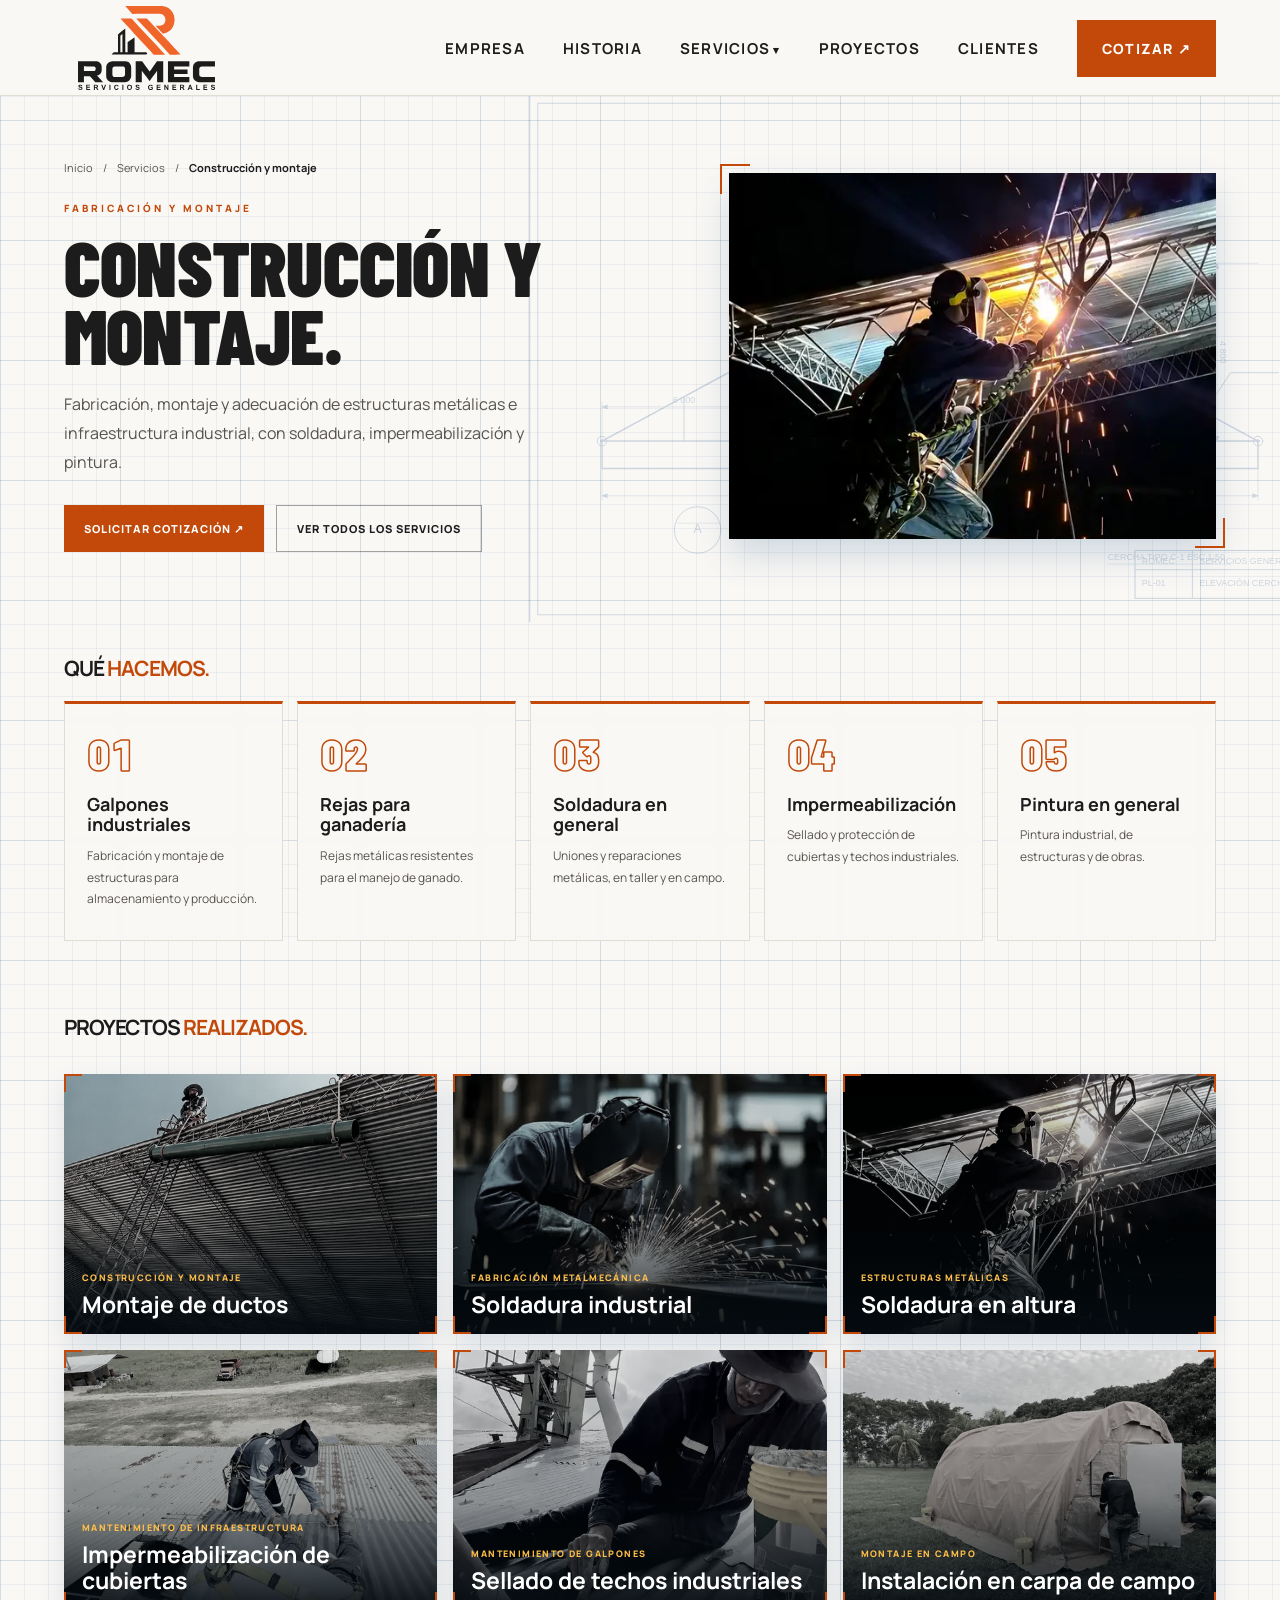
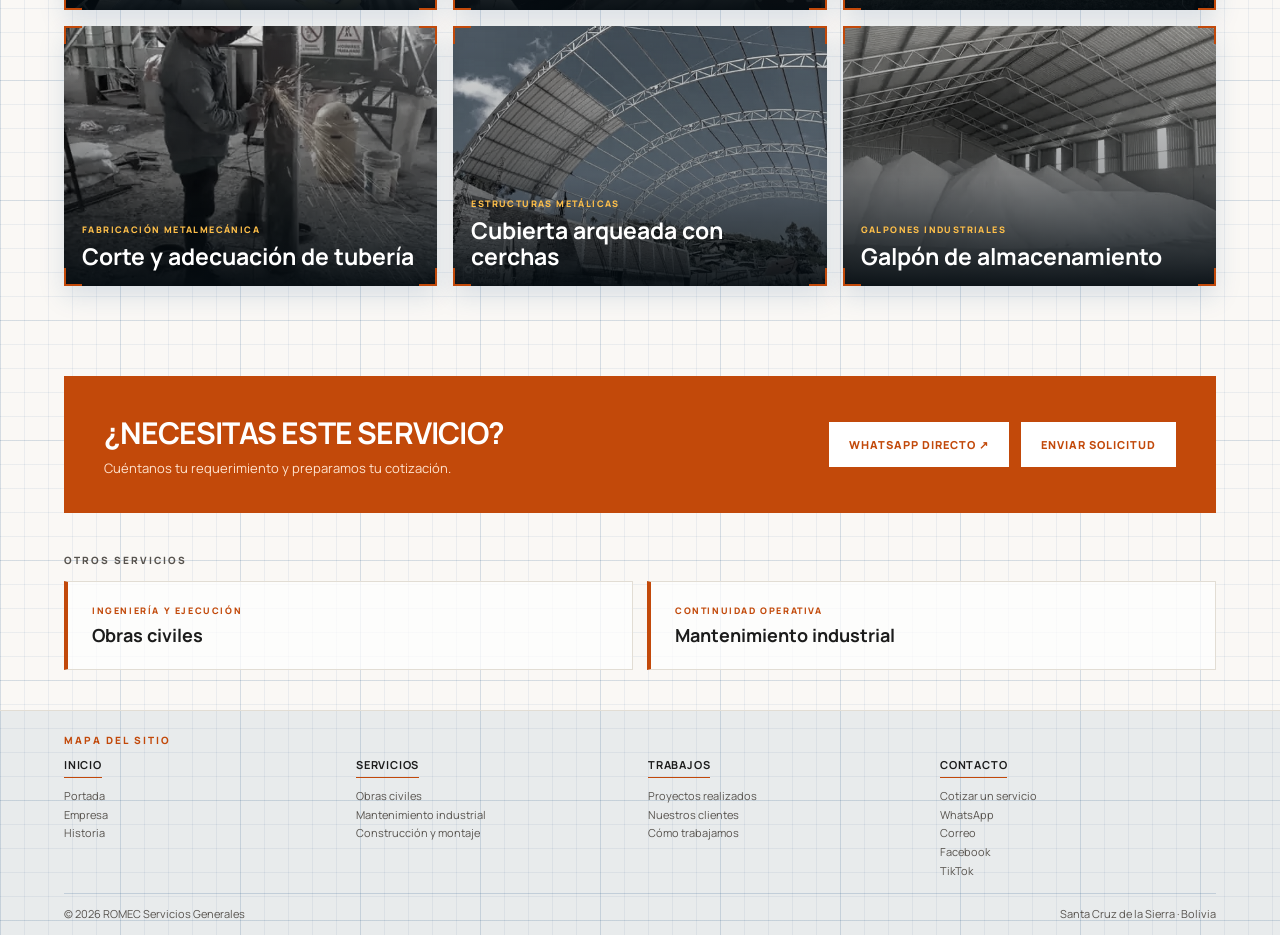
<file: construccion-y-montaje.html>
<!doctype html>
<html lang="es-BO">
<head>
  <meta charset="utf-8">
  <meta name="viewport" content="width=device-width, initial-scale=1">
  <meta name="theme-color" content="#ffffff">
  <title>Construcción y montaje | ROMEC Servicios Generales</title>
  <meta name="description" content="Construcción y montaje: galpones industriales, rejas para ganadería, soldadura en general, impermeabilización y pintura en general en Bolivia.">
  <meta property="og:type" content="website">
  <meta property="og:locale" content="es_BO">
  <meta property="og:title" content="Construcción y montaje | ROMEC Servicios Generales">
  <meta property="og:description" content="Construcción y montaje: galpones industriales, rejas para ganadería, soldadura en general, impermeabilización y pintura en general en Bolivia.">
  <link rel="icon" type="image/svg+xml" href="assets/romec-logo-modo-claro.svg">
  <link rel="stylesheet" href="styles.css">
</head>
<body>
<header class="topbar wrap">
  <a class="brand" href="index.html" aria-label="ROMEC inicio"><img src="assets/romec-logo-modo-claro.svg" alt="ROMEC Servicios Generales" width="150" height="76"></a>
  <button class="menu-toggle" aria-label="Abrir menú" aria-expanded="false">☰</button>
  <nav class="navlinks" aria-label="Navegación principal"><a href="index.html#empresa">Empresa</a><a href="index.html#historia">Historia</a><div class="nav-dd"><a href="index.html#servicios">Servicios</a><div class="nav-sub"><a href="obras-civiles.html">Obras civiles</a><a href="mantenimiento-industrial.html">Mantenimiento industrial</a><a href="construccion-y-montaje.html" class="is-current" aria-current="page">Construcción y montaje</a></div></div><a href="index.html#proyectos">Proyectos</a><a href="index.html#clientes">Clientes</a><a class="btn nav-cta" href="index.html#contacto">Cotizar ↗</a></nav>
</header>
<main>
<section class="sub-hero" style="--bp-img:url(assets/bg/plan-cercha.svg)"><div class="wrap sub-grid">
  <div class="sub-copy">
    <nav class="crumbs" aria-label="Ruta"><a href="index.html">Inicio</a><span>/</span><a href="index.html#servicios">Servicios</a><span>/</span><b>Construcción y montaje</b></nav>
    <div class="kicker">FABRICACIÓN Y MONTAJE</div>
    <h1>Construcción y montaje<span class="hero-period">.</span></h1>
    <p class="muted">Fabricación, montaje y adecuación de estructuras metálicas e infraestructura industrial, con soldadura, impermeabilización y pintura.</p>
    <div class="actions"><a class="btn" href="https://wa.me/59177714619?text=Hola%2C%20solicito%20informaci%C3%B3n%20sobre%20Construcción%20y%20montaje." target="_blank" rel="noopener noreferrer">Solicitar cotización ↗</a><a class="btn ghost" href="index.html#servicios">Ver todos los servicios</a></div>
  </div>
  <div class="sub-photo"><img src="assets/projects/soldadura-estructura-altura.webp" alt="Construcción y montaje: trabajo realizado"></div>
</div></section>
<section class="section wrap sub-section">
  <div class="areas-head"><h3>QUÉ <span class="orange">HACEMOS.</span></h3></div>
  <div class="areas-grid"><article class="area"><span class="area-num fx-num" data-n="1">01</span><h4>Galpones industriales</h4><p>Fabricación y montaje de estructuras para almacenamiento y producción.</p></article><article class="area"><span class="area-num fx-num" data-n="2">02</span><h4>Rejas para ganadería</h4><p>Rejas metálicas resistentes para el manejo de ganado.</p></article><article class="area"><span class="area-num fx-num" data-n="3">03</span><h4>Soldadura en general</h4><p>Uniones y reparaciones metálicas, en taller y en campo.</p></article><article class="area"><span class="area-num fx-num" data-n="4">04</span><h4>Impermeabilización</h4><p>Sellado y protección de cubiertas y techos industriales.</p></article><article class="area"><span class="area-num fx-num" data-n="5">05</span><h4>Pintura en general</h4><p>Pintura industrial, de estructuras y de obras.</p></article></div>
</section>
<section class="section wrap sub-section sub-gallery">
  <div class="areas-head"><h3>PROYECTOS <span class="orange">REALIZADOS.</span></h3></div>
  <div class="proj-static cols3"><article class="project"><img src="assets/projects/montaje-ductos-galpon.webp" alt="Montaje de ducto metálico en estructura de galpón industrial" loading="lazy"><div class="project-overlay"></div><div class="project-copy"><small>CONSTRUCCIÓN Y MONTAJE</small><h3>Montaje de ductos</h3></div></article><article class="project"><img src="assets/projects/soldadura-industrial.webp" alt="Soldador ejecutando una unión metálica con equipo de protección" loading="lazy"><div class="project-overlay"></div><div class="project-copy"><small>FABRICACIÓN METALMECÁNICA</small><h3>Soldadura industrial</h3></div></article><article class="project"><img src="assets/projects/soldadura-estructura-altura.webp" alt="Trabajo de soldadura en estructura metálica elevada" loading="lazy"><div class="project-overlay"></div><div class="project-copy"><small>ESTRUCTURAS METÁLICAS</small><h3>Soldadura en altura</h3></div></article><article class="project"><img src="assets/projects/impermeabilizacion-cubierta-industrial.webp" alt="Personal trabajando en la reparación e impermeabilización de una cubierta industrial" loading="lazy"><div class="project-overlay"></div><div class="project-copy"><small>MANTENIMIENTO DE INFRAESTRUCTURA</small><h3>Impermeabilización de cubiertas</h3></div></article><article class="project"><img src="assets/projects/sellado-cubierta-industrial.webp" alt="Aplicación de sellador sobre cubierta metálica industrial" loading="lazy"><div class="project-overlay"></div><div class="project-copy"><small>MANTENIMIENTO DE GALPONES</small><h3>Sellado de techos industriales</h3></div></article><article class="project"><img src="assets/projects/montaje-carpa-campo.webp" alt="Instalación de equipos en una carpa de campo con puerta metálica" loading="lazy"><div class="project-overlay"></div><div class="project-copy"><small>MONTAJE EN CAMPO</small><h3>Instalación en carpa de campo</h3></div></article><article class="project"><img src="assets/projects/corte-tuberia-amoladora.webp" alt="Técnico cortando una tubería metálica con amoladora dentro de una planta" loading="lazy"><div class="project-overlay"></div><div class="project-copy"><small>FABRICACIÓN METALMECÁNICA</small><h3>Corte y adecuación de tubería</h3></div></article><article class="project"><img src="assets/projects/cubierta-arqueada-cerchas.webp" alt="Estructura de cerchas metálicas arqueadas con cubierta de calamina sobre muros de ladrillo" loading="lazy"><div class="project-overlay"></div><div class="project-copy"><small>ESTRUCTURAS METÁLICAS</small><h3>Cubierta arqueada con cerchas</h3></div></article><article class="project"><img src="assets/projects/galpon-almacenamiento.webp" alt="Interior de un galpón de estructura metálica usado para almacenamiento" loading="lazy"><div class="project-overlay"></div><div class="project-copy"><small>GALPONES INDUSTRIALES</small><h3>Galpón de almacenamiento</h3></div></article></div>
</section>
<section class="wrap sub-section">
  <div class="sub-cta"><div><h2>¿NECESITAS ESTE SERVICIO?</h2><p>Cuéntanos tu requerimiento y preparamos tu cotización.</p></div><div class="actions"><a class="btn" href="https://wa.me/59177714619?text=Hola%2C%20solicito%20informaci%C3%B3n%20sobre%20Construcción%20y%20montaje." target="_blank" rel="noopener noreferrer">WhatsApp directo ↗</a><a class="btn" href="index.html#contacto">Enviar solicitud</a></div></div>
  <div class="other-head">Otros servicios</div>
  <div class="other-links"><a href="obras-civiles.html"><span>INGENIERÍA Y EJECUCIÓN</span><strong>Obras civiles</strong></a><a href="mantenimiento-industrial.html"><span>CONTINUIDAD OPERATIVA</span><strong>Mantenimiento industrial</strong></a></div>
</section>
</main>
<footer class="footer"><div class="wrap">
<nav class="sitemap" aria-label="Mapa del sitio"><div class="sitemap-title">Mapa del sitio</div><div class="sitemap-grid">
<div><h4>Inicio</h4><a href="index.html#inicio">Portada</a><a href="index.html#empresa">Empresa</a><a href="index.html#historia">Historia</a></div>
<div><h4>Servicios</h4><a href="obras-civiles.html">Obras civiles</a><a href="mantenimiento-industrial.html">Mantenimiento industrial</a><a href="construccion-y-montaje.html">Construcción y montaje</a></div>
<div><h4>Trabajos</h4><a href="index.html#proyectos">Proyectos realizados</a><a href="index.html#clientes">Nuestros clientes</a><a href="index.html#proceso">Cómo trabajamos</a></div>
<div><h4>Contacto</h4><a href="index.html#contacto">Cotizar un servicio</a><a href="https://wa.me/59177714619" target="_blank" rel="noopener noreferrer">WhatsApp</a><a href="mailto:romecserviciosgenerales@gmail.com">Correo</a><a href="https://www.facebook.com/romecservicios" target="_blank" rel="noopener noreferrer">Facebook</a><a href="https://www.tiktok.com/@romec" target="_blank" rel="noopener noreferrer">TikTok</a></div>
</div></nav>
<div class="footer-inner"><span>© <span id="year"></span> ROMEC Servicios Generales</span><span>Santa Cruz de la Sierra · Bolivia</span></div></div></footer>
<script src="script.js" defer></script>
</body></html>
</file>
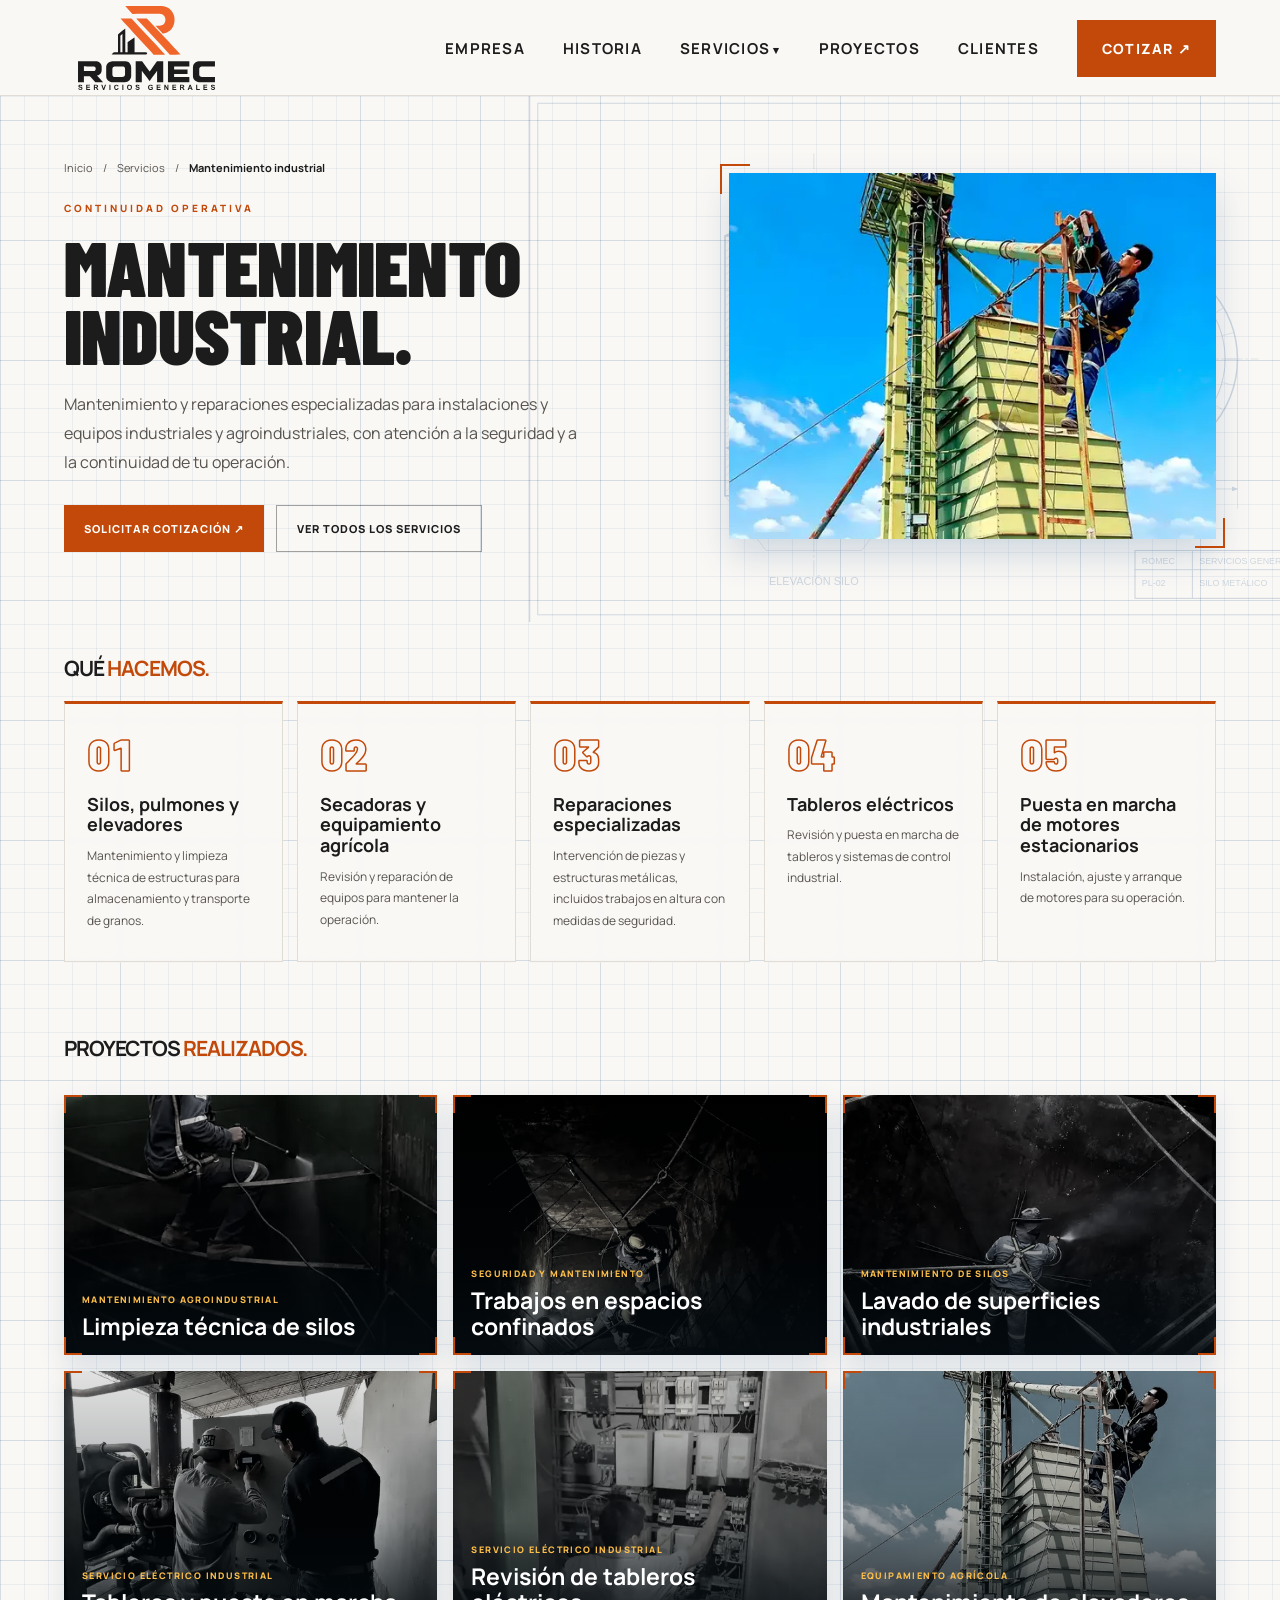
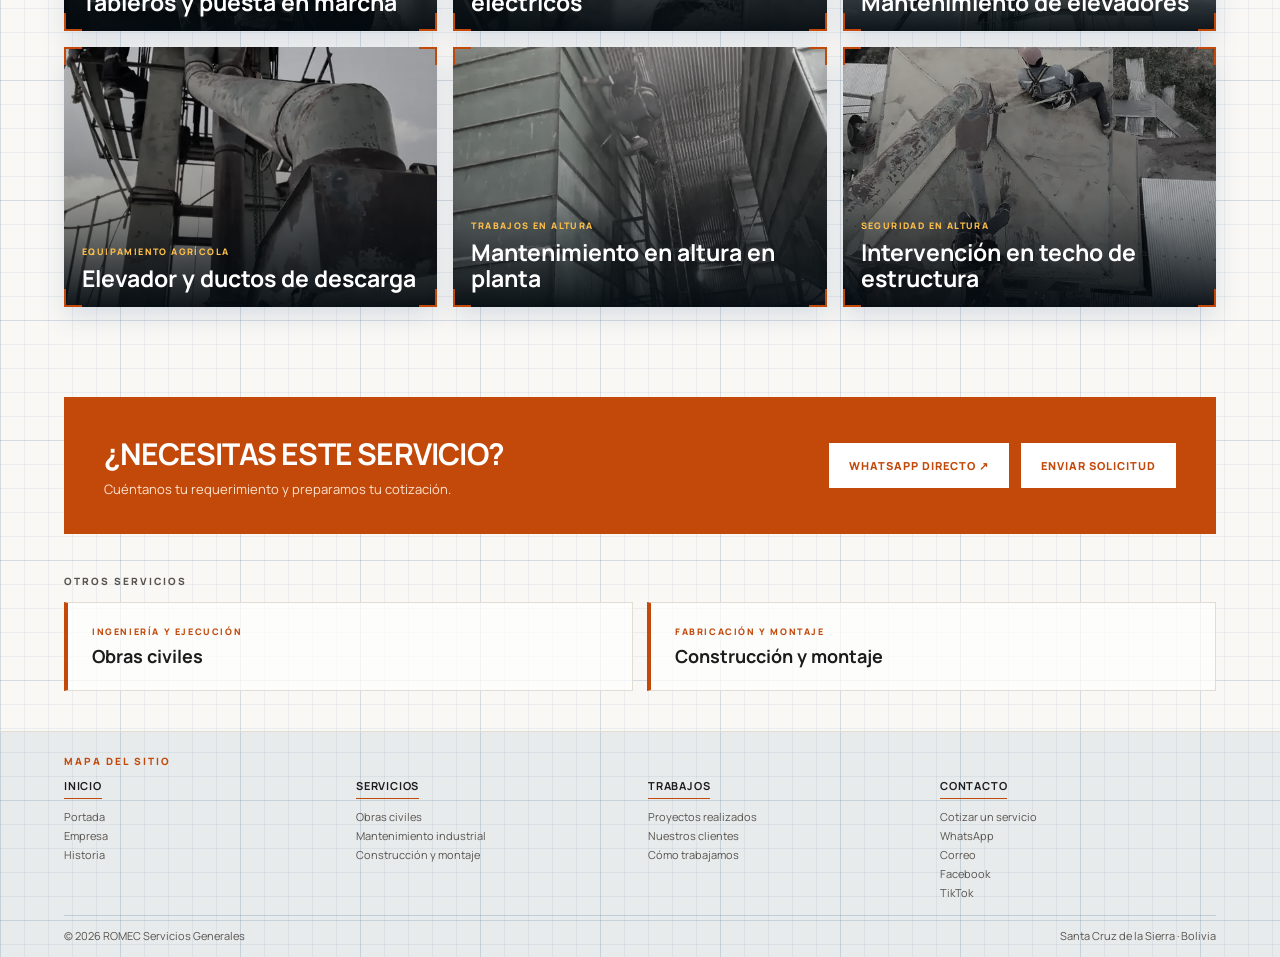
<file: mantenimiento-industrial.html>
<!doctype html>
<html lang="es-BO">
<head>
  <meta charset="utf-8">
  <meta name="viewport" content="width=device-width, initial-scale=1">
  <meta name="theme-color" content="#ffffff">
  <title>Mantenimiento industrial | ROMEC Servicios Generales</title>
  <meta name="description" content="Mantenimiento industrial y agroindustrial: silos, pulmones, elevadores, secadoras, tableros eléctricos y puesta en marcha de motores en Bolivia.">
  <meta property="og:type" content="website">
  <meta property="og:locale" content="es_BO">
  <meta property="og:title" content="Mantenimiento industrial | ROMEC Servicios Generales">
  <meta property="og:description" content="Mantenimiento industrial y agroindustrial: silos, pulmones, elevadores, secadoras, tableros eléctricos y puesta en marcha de motores en Bolivia.">
  <link rel="icon" type="image/svg+xml" href="assets/romec-logo-modo-claro.svg">
  <link rel="stylesheet" href="styles.css">
</head>
<body>
<header class="topbar wrap">
  <a class="brand" href="index.html" aria-label="ROMEC inicio"><img src="assets/romec-logo-modo-claro.svg" alt="ROMEC Servicios Generales" width="150" height="76"></a>
  <button class="menu-toggle" aria-label="Abrir menú" aria-expanded="false">☰</button>
  <nav class="navlinks" aria-label="Navegación principal"><a href="index.html#empresa">Empresa</a><a href="index.html#historia">Historia</a><div class="nav-dd"><a href="index.html#servicios">Servicios</a><div class="nav-sub"><a href="obras-civiles.html">Obras civiles</a><a href="mantenimiento-industrial.html" class="is-current" aria-current="page">Mantenimiento industrial</a><a href="construccion-y-montaje.html">Construcción y montaje</a></div></div><a href="index.html#proyectos">Proyectos</a><a href="index.html#clientes">Clientes</a><a class="btn nav-cta" href="index.html#contacto">Cotizar ↗</a></nav>
</header>
<main>
<section class="sub-hero" style="--bp-img:url(assets/bg/plan-silo.svg)"><div class="wrap sub-grid">
  <div class="sub-copy">
    <nav class="crumbs" aria-label="Ruta"><a href="index.html">Inicio</a><span>/</span><a href="index.html#servicios">Servicios</a><span>/</span><b>Mantenimiento industrial</b></nav>
    <div class="kicker">CONTINUIDAD OPERATIVA</div>
    <h1>Mantenimiento industrial<span class="hero-period">.</span></h1>
    <p class="muted">Mantenimiento y reparaciones especializadas para instalaciones y equipos industriales y agroindustriales, con atención a la seguridad y a la continuidad de tu operación.</p>
    <div class="actions"><a class="btn" href="https://wa.me/59177714619?text=Hola%2C%20solicito%20informaci%C3%B3n%20sobre%20Mantenimiento%20industrial." target="_blank" rel="noopener noreferrer">Solicitar cotización ↗</a><a class="btn ghost" href="index.html#servicios">Ver todos los servicios</a></div>
  </div>
  <div class="sub-photo"><img src="assets/projects/mantenimiento-elevador-granos.webp" alt="Mantenimiento industrial: trabajo realizado"></div>
</div></section>
<section class="section wrap sub-section">
  <div class="areas-head"><h3>QUÉ <span class="orange">HACEMOS.</span></h3></div>
  <div class="areas-grid"><article class="area"><span class="area-num fx-num" data-n="1">01</span><h4>Silos, pulmones y elevadores</h4><p>Mantenimiento y limpieza técnica de estructuras para almacenamiento y transporte de granos.</p></article><article class="area"><span class="area-num fx-num" data-n="2">02</span><h4>Secadoras y equipamiento agrícola</h4><p>Revisión y reparación de equipos para mantener la operación.</p></article><article class="area"><span class="area-num fx-num" data-n="3">03</span><h4>Reparaciones especializadas</h4><p>Intervención de piezas y estructuras metálicas, incluidos trabajos en altura con medidas de seguridad.</p></article><article class="area"><span class="area-num fx-num" data-n="4">04</span><h4>Tableros eléctricos</h4><p>Revisión y puesta en marcha de tableros y sistemas de control industrial.</p></article><article class="area"><span class="area-num fx-num" data-n="5">05</span><h4>Puesta en marcha de motores estacionarios</h4><p>Instalación, ajuste y arranque de motores para su operación.</p></article></div>
</section>
<section class="section wrap sub-section sub-gallery">
  <div class="areas-head"><h3>PROYECTOS <span class="orange">REALIZADOS.</span></h3></div>
  <div class="proj-static cols3"><article class="project"><img src="assets/projects/limpieza-silo-interior-01.webp" alt="Técnico realizando limpieza industrial dentro de un silo" loading="lazy"><div class="project-overlay"></div><div class="project-copy"><small>MANTENIMIENTO AGROINDUSTRIAL</small><h3>Limpieza técnica de silos</h3></div></article><article class="project"><img src="assets/projects/trabajo-altura-interior-silo.webp" alt="Personal técnico trabajando con líneas de seguridad en el interior de un silo" loading="lazy"><div class="project-overlay"></div><div class="project-copy"><small>SEGURIDAD Y MANTENIMIENTO</small><h3>Trabajos en espacios confinados</h3></div></article><article class="project"><img src="assets/projects/lavado-industrial-silo.webp" alt="Limpieza de paredes interiores de una estructura metálica industrial" loading="lazy"><div class="project-overlay"></div><div class="project-copy"><small>MANTENIMIENTO DE SILOS</small><h3>Lavado de superficies industriales</h3></div></article><article class="project"><img src="assets/projects/puesta-marcha-tablero-electrico.webp" alt="Técnicos verificando un tablero de control industrial" loading="lazy"><div class="project-overlay"></div><div class="project-copy"><small>SERVICIO ELÉCTRICO INDUSTRIAL</small><h3>Tableros y puesta en marcha</h3></div></article><article class="project"><img src="assets/projects/tablero-electrico-revision.webp" alt="Revisión de tablero eléctrico industrial" loading="lazy"><div class="project-overlay"></div><div class="project-copy"><small>SERVICIO ELÉCTRICO INDUSTRIAL</small><h3>Revisión de tableros eléctricos</h3></div></article><article class="project"><img src="assets/projects/mantenimiento-elevador-granos.webp" alt="Trabajo de mantenimiento en elevador de granos" loading="lazy"><div class="project-overlay"></div><div class="project-copy"><small>EQUIPAMIENTO AGRÍCOLA</small><h3>Mantenimiento de elevadores</h3></div></article><article class="project"><img src="assets/projects/mantenimiento-elevador-ductos.webp" alt="Técnico en plataforma de un elevador de granos con ductos metálicos" loading="lazy"><div class="project-overlay"></div><div class="project-copy"><small>EQUIPAMIENTO AGRÍCOLA</small><h3>Elevador y ductos de descarga</h3></div></article><article class="project"><img src="assets/projects/trabajo-altura-planta-secado.webp" alt="Técnico con arnés trabajando en altura sobre una estructura metálica dentro de una planta" loading="lazy"><div class="project-overlay"></div><div class="project-copy"><small>TRABAJOS EN ALTURA</small><h3>Mantenimiento en altura en planta</h3></div></article><article class="project"><img src="assets/projects/trabajo-altura-techo-estructura.webp" alt="Vista desde lo alto de dos técnicos con arnés sobre el techo de una estructura metálica" loading="lazy"><div class="project-overlay"></div><div class="project-copy"><small>SEGURIDAD EN ALTURA</small><h3>Intervención en techo de estructura</h3></div></article></div>
</section>
<section class="wrap sub-section">
  <div class="sub-cta"><div><h2>¿NECESITAS ESTE SERVICIO?</h2><p>Cuéntanos tu requerimiento y preparamos tu cotización.</p></div><div class="actions"><a class="btn" href="https://wa.me/59177714619?text=Hola%2C%20solicito%20informaci%C3%B3n%20sobre%20Mantenimiento%20industrial." target="_blank" rel="noopener noreferrer">WhatsApp directo ↗</a><a class="btn" href="index.html#contacto">Enviar solicitud</a></div></div>
  <div class="other-head">Otros servicios</div>
  <div class="other-links"><a href="obras-civiles.html"><span>INGENIERÍA Y EJECUCIÓN</span><strong>Obras civiles</strong></a><a href="construccion-y-montaje.html"><span>FABRICACIÓN Y MONTAJE</span><strong>Construcción y montaje</strong></a></div>
</section>
</main>
<footer class="footer"><div class="wrap">
<nav class="sitemap" aria-label="Mapa del sitio"><div class="sitemap-title">Mapa del sitio</div><div class="sitemap-grid">
<div><h4>Inicio</h4><a href="index.html#inicio">Portada</a><a href="index.html#empresa">Empresa</a><a href="index.html#historia">Historia</a></div>
<div><h4>Servicios</h4><a href="obras-civiles.html">Obras civiles</a><a href="mantenimiento-industrial.html">Mantenimiento industrial</a><a href="construccion-y-montaje.html">Construcción y montaje</a></div>
<div><h4>Trabajos</h4><a href="index.html#proyectos">Proyectos realizados</a><a href="index.html#clientes">Nuestros clientes</a><a href="index.html#proceso">Cómo trabajamos</a></div>
<div><h4>Contacto</h4><a href="index.html#contacto">Cotizar un servicio</a><a href="https://wa.me/59177714619" target="_blank" rel="noopener noreferrer">WhatsApp</a><a href="mailto:romecserviciosgenerales@gmail.com">Correo</a><a href="https://www.facebook.com/romecservicios" target="_blank" rel="noopener noreferrer">Facebook</a><a href="https://www.tiktok.com/@romec" target="_blank" rel="noopener noreferrer">TikTok</a></div>
</div></nav>
<div class="footer-inner"><span>© <span id="year"></span> ROMEC Servicios Generales</span><span>Santa Cruz de la Sierra · Bolivia</span></div></div></footer>
<script src="script.js" defer></script>
</body></html>
</file>
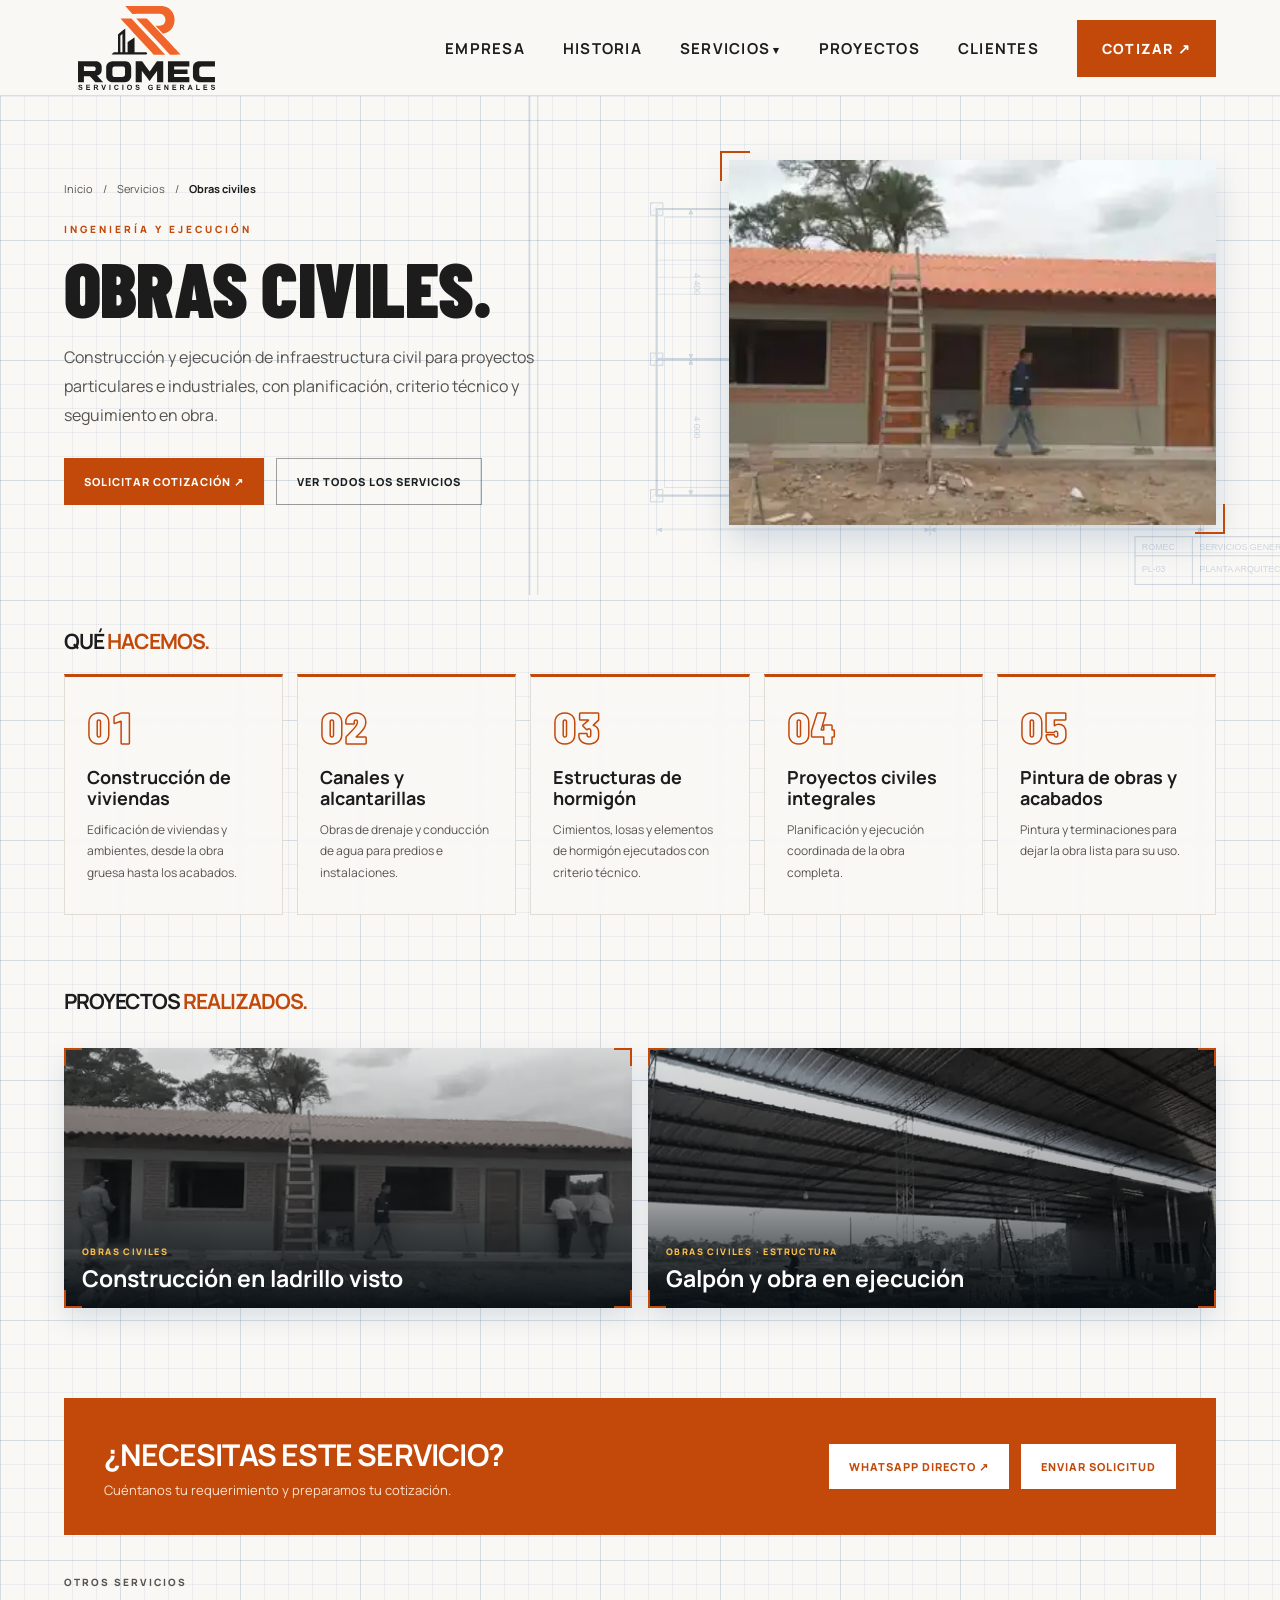
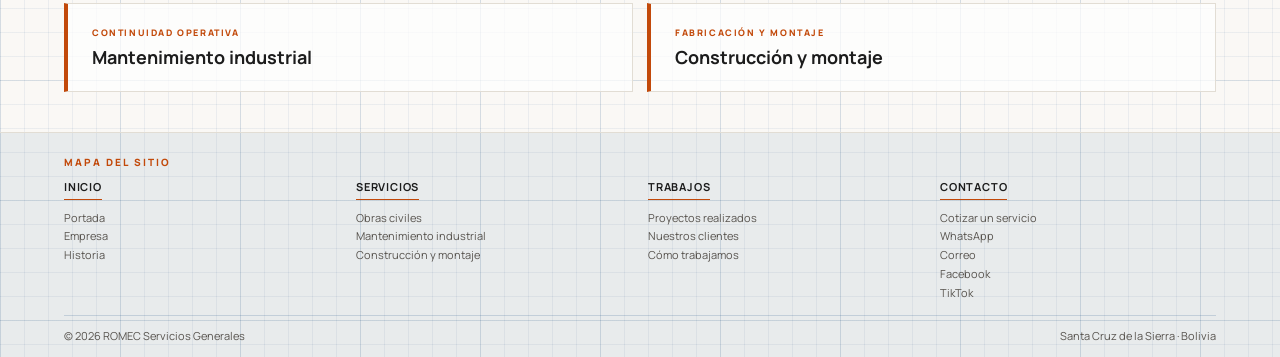
<file: obras-civiles.html>
<!doctype html>
<html lang="es-BO">
<head>
  <meta charset="utf-8">
  <meta name="viewport" content="width=device-width, initial-scale=1">
  <meta name="theme-color" content="#ffffff">
  <title>Obras civiles | ROMEC Servicios Generales</title>
  <meta name="description" content="Obras civiles en Santa Cruz y toda Bolivia: viviendas, canales, alcantarillas, estructuras de hormigón y proyectos civiles integrales.">
  <meta property="og:type" content="website">
  <meta property="og:locale" content="es_BO">
  <meta property="og:title" content="Obras civiles | ROMEC Servicios Generales">
  <meta property="og:description" content="Obras civiles en Santa Cruz y toda Bolivia: viviendas, canales, alcantarillas, estructuras de hormigón y proyectos civiles integrales.">
  <link rel="icon" type="image/svg+xml" href="assets/romec-logo-modo-claro.svg">
  <link rel="stylesheet" href="styles.css">
</head>
<body>
<header class="topbar wrap">
  <a class="brand" href="index.html" aria-label="ROMEC inicio"><img src="assets/romec-logo-modo-claro.svg" alt="ROMEC Servicios Generales" width="150" height="76"></a>
  <button class="menu-toggle" aria-label="Abrir menú" aria-expanded="false">☰</button>
  <nav class="navlinks" aria-label="Navegación principal"><a href="index.html#empresa">Empresa</a><a href="index.html#historia">Historia</a><div class="nav-dd"><a href="index.html#servicios">Servicios</a><div class="nav-sub"><a href="obras-civiles.html" class="is-current" aria-current="page">Obras civiles</a><a href="mantenimiento-industrial.html">Mantenimiento industrial</a><a href="construccion-y-montaje.html">Construcción y montaje</a></div></div><a href="index.html#proyectos">Proyectos</a><a href="index.html#clientes">Clientes</a><a class="btn nav-cta" href="index.html#contacto">Cotizar ↗</a></nav>
</header>
<main>
<section class="sub-hero" style="--bp-img:url(assets/bg/plan-planta.svg)"><div class="wrap sub-grid">
  <div class="sub-copy">
    <nav class="crumbs" aria-label="Ruta"><a href="index.html">Inicio</a><span>/</span><a href="index.html#servicios">Servicios</a><span>/</span><b>Obras civiles</b></nav>
    <div class="kicker">INGENIERÍA Y EJECUCIÓN</div>
    <h1>Obras civiles<span class="hero-period">.</span></h1>
    <p class="muted">Construcción y ejecución de infraestructura civil para proyectos particulares e industriales, con planificación, criterio técnico y seguimiento en obra.</p>
    <div class="actions"><a class="btn" href="https://wa.me/59177714619?text=Hola%2C%20solicito%20informaci%C3%B3n%20sobre%20Obras%20civiles." target="_blank" rel="noopener noreferrer">Solicitar cotización ↗</a><a class="btn ghost" href="index.html#servicios">Ver todos los servicios</a></div>
  </div>
  <div class="sub-photo"><img src="assets/projects/obra-civil-ladrillo-visto.webp" alt="Obras civiles: trabajo realizado"></div>
</div></section>
<section class="section wrap sub-section">
  <div class="areas-head"><h3>QUÉ <span class="orange">HACEMOS.</span></h3></div>
  <div class="areas-grid"><article class="area"><span class="area-num fx-num" data-n="1">01</span><h4>Construcción de viviendas</h4><p>Edificación de viviendas y ambientes, desde la obra gruesa hasta los acabados.</p></article><article class="area"><span class="area-num fx-num" data-n="2">02</span><h4>Canales y alcantarillas</h4><p>Obras de drenaje y conducción de agua para predios e instalaciones.</p></article><article class="area"><span class="area-num fx-num" data-n="3">03</span><h4>Estructuras de hormigón</h4><p>Cimientos, losas y elementos de hormigón ejecutados con criterio técnico.</p></article><article class="area"><span class="area-num fx-num" data-n="4">04</span><h4>Proyectos civiles integrales</h4><p>Planificación y ejecución coordinada de la obra completa.</p></article><article class="area"><span class="area-num fx-num" data-n="5">05</span><h4>Pintura de obras y acabados</h4><p>Pintura y terminaciones para dejar la obra lista para su uso.</p></article></div>
</section>
<section class="section wrap sub-section sub-gallery">
  <div class="areas-head"><h3>PROYECTOS <span class="orange">REALIZADOS.</span></h3></div>
  <div class="proj-static cols2"><article class="project"><img src="assets/projects/obra-civil-ladrillo-visto.webp" alt="Construcción de ambientes con ladrillo visto, puertas de madera y techo de teja" loading="lazy"><div class="project-overlay"></div><div class="project-copy"><small>OBRAS CIVILES</small><h3>Construcción en ladrillo visto</h3></div></article><article class="project"><img src="assets/projects/galpon-cubierta-obra.webp" alt="Galpón con cubierta metálica en construcción junto a obra de ladrillo" loading="lazy"><div class="project-overlay"></div><div class="project-copy"><small>OBRAS CIVILES · ESTRUCTURA</small><h3>Galpón y obra en ejecución</h3></div></article></div>
</section>
<section class="wrap sub-section">
  <div class="sub-cta"><div><h2>¿NECESITAS ESTE SERVICIO?</h2><p>Cuéntanos tu requerimiento y preparamos tu cotización.</p></div><div class="actions"><a class="btn" href="https://wa.me/59177714619?text=Hola%2C%20solicito%20informaci%C3%B3n%20sobre%20Obras%20civiles." target="_blank" rel="noopener noreferrer">WhatsApp directo ↗</a><a class="btn" href="index.html#contacto">Enviar solicitud</a></div></div>
  <div class="other-head">Otros servicios</div>
  <div class="other-links"><a href="mantenimiento-industrial.html"><span>CONTINUIDAD OPERATIVA</span><strong>Mantenimiento industrial</strong></a><a href="construccion-y-montaje.html"><span>FABRICACIÓN Y MONTAJE</span><strong>Construcción y montaje</strong></a></div>
</section>
</main>
<footer class="footer"><div class="wrap">
<nav class="sitemap" aria-label="Mapa del sitio"><div class="sitemap-title">Mapa del sitio</div><div class="sitemap-grid">
<div><h4>Inicio</h4><a href="index.html#inicio">Portada</a><a href="index.html#empresa">Empresa</a><a href="index.html#historia">Historia</a></div>
<div><h4>Servicios</h4><a href="obras-civiles.html">Obras civiles</a><a href="mantenimiento-industrial.html">Mantenimiento industrial</a><a href="construccion-y-montaje.html">Construcción y montaje</a></div>
<div><h4>Trabajos</h4><a href="index.html#proyectos">Proyectos realizados</a><a href="index.html#clientes">Nuestros clientes</a><a href="index.html#proceso">Cómo trabajamos</a></div>
<div><h4>Contacto</h4><a href="index.html#contacto">Cotizar un servicio</a><a href="https://wa.me/59177714619" target="_blank" rel="noopener noreferrer">WhatsApp</a><a href="mailto:romecserviciosgenerales@gmail.com">Correo</a><a href="https://www.facebook.com/romecservicios" target="_blank" rel="noopener noreferrer">Facebook</a><a href="https://www.tiktok.com/@romec" target="_blank" rel="noopener noreferrer">TikTok</a></div>
</div></nav>
<div class="footer-inner"><span>© <span id="year"></span> ROMEC Servicios Generales</span><span>Santa Cruz de la Sierra · Bolivia</span></div></div></footer>
<script src="script.js" defer></script>
</body></html>
</file>
<file: styles.css>
:root{color-scheme:light;--bg:#FAF8F5;--bg2:#F1EEE9;--card:#fff;--ink:#1C1C1C;--muted:#57534E;--line:#E2DDD4;--accent:#C2490A;--accent-hover:#1C1C1C;--amber:#F2A900;--shadow:0 10px 30px #1c1c1c14}*{box-sizing:border-box}html{scroll-behavior:smooth;scroll-padding-top:90px}body{margin:0;background:var(--bg);color:var(--ink);font-family:"Manrope",Arial,Helvetica,sans-serif}a{text-decoration:none;color:inherit}button,input,textarea,select{font:inherit}.wrap{width:min(1180px,90%);margin:auto}.orange{color:var(--accent)}.muted{color:var(--muted);line-height:1.8}.topbar{height:86px;display:flex;align-items:center;justify-content:space-between;border-bottom:1px solid var(--line);position:relative;z-index:20}.brand img{display:block;width:150px;height:76px;object-fit:contain}.navlinks{display:flex;gap:30px;align-items:center;font-size:12px;font-weight:700;text-transform:uppercase;letter-spacing:1px}.navlinks a:hover{color:var(--accent)}.btn{display:inline-flex;align-items:center;justify-content:center;background:var(--accent);color:#fff;padding:15px 20px;border:0;font-weight:800;font-size:11px;text-transform:uppercase;letter-spacing:1px;cursor:pointer;transition:.2s}.btn:hover,.navlinks a.btn:hover{background:var(--accent-hover);color:#fff;transform:translateY(-2px)}.btn.ghost{background:transparent;color:var(--ink);border:1px solid #1c1c1c66}.btn.ghost:hover{background:var(--ink);color:#fff}.navlinks a.btn{color:#fff}.menu-toggle{display:none;background:none;color:var(--ink);border:1px solid #bbb;padding:9px 12px;font-size:20px}.hero{min-height:660px;display:flex;align-items:center;position:relative;isolation:isolate;background:#dfe6ea url('assets/video/hero-poster.webp') center/cover no-repeat;overflow:hidden}.hero-video{position:absolute;inset:0;z-index:0;overflow:hidden}.hero-video video{position:absolute;inset:0;width:100%;height:100%;object-fit:cover}.hero-shade{position:absolute;inset:0;z-index:1;background:linear-gradient(90deg,rgba(255,255,255,.95) 0%,rgba(255,255,255,.84) 42%,rgba(255,255,255,.1) 100%),linear-gradient(0deg,rgba(255,255,255,.72),transparent 45%)}.hero-content{position:relative;z-index:2;padding-top:88px;padding-bottom:112px;max-width:1180px}.eyebrow{display:inline-flex;align-items:center;gap:10px;color:var(--accent);font-size:11px;font-weight:800;letter-spacing:3.2px;text-transform:uppercase}.eyebrow-dot{width:8px;height:8px;border-radius:50%;background:var(--accent);box-shadow:0 0 0 5px #c2490a2b}.hero h1{display:flex;flex-direction:column;align-items:flex-start;max-width:1000px;font-family:"Barlow Condensed","Arial Narrow",Impact,sans-serif;font-size:clamp(46px,6.3vw,90px);line-height:.84;letter-spacing:-.012em;margin:24px 0 22px;font-weight:900;text-transform:uppercase;color:var(--ink)}.hero-line{display:block;white-space:nowrap}.hero-accent{color:var(--accent)}.hero-period{color:var(--ink)}.hero-last{font-size:.66em;line-height:1;letter-spacing:.005em;margin-top:11px;max-width:900px}.hero p{max-width:540px;color:#2c2a27;line-height:1.75;font-size:clamp(14px,1.12vw,16px);font-weight:500;margin:0}.actions{display:flex;gap:12px;margin-top:28px;flex-wrap:wrap}.hero-proof{display:flex;align-items:center;gap:14px;flex-wrap:wrap;margin-top:44px;color:#2c2a27;font-size:9px;font-weight:800;letter-spacing:1.8px}.hero-proof i{width:5px;height:5px;background:var(--accent);border-radius:50%}.hero-caption{position:absolute;z-index:2;bottom:24px;left:5%;right:5%;display:flex;justify-content:space-between;color:#3d3a36;font-size:9px;letter-spacing:2px;font-weight:800}.section{padding:100px 0}.kicker{font-size:10px;letter-spacing:3px;color:var(--accent);font-weight:900;margin-bottom:18px}.section h2{font-size:clamp(36px,5vw,66px);line-height:.95;margin:0 0 24px;letter-spacing:-2px}.company-section{padding-top:112px;padding-bottom:108px}.company-heading{display:grid;grid-template-columns:1.15fr .85fr;gap:8%;align-items:end;margin-bottom:42px}.company-heading h2{font-size:clamp(38px,5vw,68px);line-height:.94;letter-spacing:-2px;margin:0}.company-heading>.muted{max-width:530px;margin:0 0 5px}.company-feature{display:grid;grid-template-columns:1.05fr .95fr;min-height:430px;background:var(--card);border:1px solid var(--line);box-shadow:var(--shadow)}.company-photo{position:relative;min-height:430px;overflow:hidden}.company-photo:after{content:"";position:absolute;inset:0;background:linear-gradient(0deg,#101010a8,transparent 50%)}.company-photo img{width:100%;height:100%;position:absolute;inset:0;object-fit:cover;transition:transform .8s}.company-feature:hover .company-photo img{transform:scale(1.035)}.photo-tag{position:absolute;z-index:1;left:24px;bottom:22px;font-size:9px;letter-spacing:2px;font-weight:900;color:#fff}.company-copy{padding:clamp(28px,4vw,58px);align-self:center}.company-mark{font-family:"Barlow Condensed",sans-serif;color:var(--accent);font-size:30px;font-weight:900}.company-copy h3{font-size:clamp(25px,3vw,39px);line-height:1.05;margin:18px 0}.company-values{display:grid;gap:17px;margin-top:28px}.company-values>div{display:flex;gap:16px;align-items:flex-start;border-top:1px solid var(--line);padding-top:15px}.company-values b{font-family:"Barlow Condensed",sans-serif;color:var(--accent);font-size:23px}.company-values span{display:grid;gap:4px}.company-values strong{font-size:13px}.company-values small{font-size:11px;line-height:1.6;color:var(--muted)}.purpose-grid{display:grid;grid-template-columns:repeat(3,1fr);gap:14px;margin-top:16px}.purpose-grid article{padding:27px;background:var(--card);border:1px solid var(--line);transition:transform .45s ease,border-color .3s,box-shadow .3s}.purpose-grid article:hover{transform:translateY(-6px);border-color:var(--accent);box-shadow:var(--shadow)}.purpose-number{font-size:9px;font-weight:900;letter-spacing:2px;color:var(--accent)}.purpose-grid h3{font-size:21px;margin:18px 0 9px}.purpose-grid p,.process-grid p{font-size:12px;line-height:1.8;color:var(--muted);margin:0}.history-section{background:#fff;border-top:1px solid var(--line);border-bottom:1px solid var(--line)}.history-grid{display:grid;grid-template-columns:1.1fr .9fr;gap:8%;align-items:start}.history-copy h2{margin-bottom:26px}.history-copy p{margin:0 0 16px;max-width:560px}.history-stats{display:flex;gap:34px;flex-wrap:wrap;margin-top:30px;padding-top:26px;border-top:1px solid var(--line)}.history-stats div{display:grid;gap:4px}.history-stats strong{font-family:"Barlow Condensed",sans-serif;font-size:56px;line-height:1;color:var(--accent);font-weight:900}.history-stats span{font-size:9px;font-weight:800;letter-spacing:1.6px;color:var(--muted);line-height:1.5}.timeline{list-style:none;margin:0;padding:0 0 0 28px;position:relative}.timeline:before{content:"";position:absolute;left:5px;top:8px;bottom:8px;width:2px;background:var(--line)}.timeline li{position:relative;padding:0 0 34px}.timeline li:last-child{padding-bottom:0}.timeline li:before{content:"";position:absolute;left:-28px;top:6px;width:12px;height:12px;border-radius:50%;background:var(--accent);box-shadow:0 0 0 5px #c2490a22}.timeline small{font-size:9px;font-weight:900;letter-spacing:2px;color:var(--accent)}.timeline h3{font-size:21px;margin:8px 0 8px}.timeline p{margin:0;font-size:13px;line-height:1.8;color:var(--muted)}.areas-head{margin:78px 0 26px;display:flex;justify-content:space-between;align-items:end;gap:30px;flex-wrap:wrap}.areas-head h3{font-size:clamp(28px,3.4vw,42px);line-height:1;letter-spacing:-1px;margin:0}.areas-head p{max-width:380px;margin:0;font-size:13px}.areas-grid{display:grid;grid-template-columns:repeat(5,1fr);gap:14px}.area{padding:28px 22px 30px;background:var(--bg);border:1px solid var(--line);border-top:3px solid var(--accent);transition:transform .45s ease,box-shadow .3s}.area:hover{transform:translateY(-6px);box-shadow:var(--shadow)}.area-num{font-family:"Barlow Condensed",sans-serif;font-size:44px;line-height:1;font-weight:900;color:var(--accent)}.area h4{font-size:18px;line-height:1.15;margin:18px 0 10px}.area p{font-size:12px;line-height:1.8;color:var(--muted);margin:0}.services{background:var(--bg2)}.cards{display:grid;grid-template-columns:repeat(3,1fr);gap:16px;margin-top:38px}.service{padding:30px;background:var(--card);border:1px solid var(--line);min-height:350px;position:relative;overflow:hidden;box-shadow:0 4px 16px #1c1c1c0a}.service:after{content:"";pointer-events:none;position:absolute;width:170px;height:170px;border:1px solid #c2490a30;transform:rotate(45deg);right:-90px;bottom:-90px}.service .num{color:var(--accent);font-size:11px;font-weight:900;letter-spacing:1px}.service h3{font-size:27px;line-height:1;margin:22px 0 12px}.service p,.service li{color:var(--muted);font-size:13px;line-height:1.8}.service ul{padding-left:17px;margin-bottom:24px}.service>a{font-weight:800;font-size:12px}.gallery-heading{display:flex;justify-content:space-between;align-items:end;gap:30px;margin-bottom:34px}.gallery-heading .muted{max-width:620px}.gallery-count{display:flex;align-items:center;gap:12px;border-left:1px solid var(--line);padding-left:22px;flex-shrink:0}.gallery-count strong{font-size:52px;color:var(--accent);line-height:1}.gallery-count span{font-size:9px;line-height:1.6;letter-spacing:1.5px;color:var(--muted);font-weight:800}.projectsgrid{display:grid;grid-template-columns:repeat(12,1fr);gap:14px}.project{grid-column:span 4;height:310px;padding:0;overflow:hidden;background:#303030;position:relative;isolation:isolate;color:#fff}.project:nth-child(1),.project:nth-child(4),.project:nth-child(7){grid-column:span 5}.project:nth-child(2),.project:nth-child(5),.project:nth-child(8){grid-column:span 4}.project:nth-child(3),.project:nth-child(6),.project:nth-child(9){grid-column:span 3}.project:nth-child(10){grid-column:span 12;height:430px}.project:nth-child(10) img{object-position:50% 38%}.project img{position:absolute;inset:0;width:100%;height:100%;object-fit:cover;transition:transform .65s,filter .4s;filter:saturate(.92) contrast(1.03)}.project:hover img{transform:scale(1.055);filter:saturate(1.08) contrast(1.06)}.project-overlay{position:absolute;inset:0;background:linear-gradient(0deg,rgba(4,11,16,.94),rgba(4,11,16,.3) 42%,rgba(4,11,16,.02))}.project-copy{position:absolute;left:22px;right:22px;bottom:20px}.project-copy small{color:#FFC04A;font-size:9px;letter-spacing:1.4px;text-transform:uppercase;font-weight:800}.project-copy h3{font-size:clamp(17px,2vw,23px);line-height:1.12;margin:8px 0 12px}.project-index{font-size:9px;letter-spacing:1.5px;color:#ffffffb0}.process-section{background:var(--bg2)}.process-heading{display:flex;justify-content:space-between;align-items:end;gap:30px;margin-bottom:38px}.process-heading h2{margin:0}.process-heading p{max-width:460px;margin:0 0 4px}.process-grid{display:grid;grid-template-columns:repeat(4,1fr);border-top:1px solid #1c1c1c33;border-bottom:1px solid #1c1c1c33}.process-grid article{padding:28px 24px 30px 0;position:relative}.process-grid article+article{padding-left:24px;border-left:1px solid var(--line)}.process-grid article>span{font-family:"Barlow Condensed",sans-serif;font-size:42px;font-weight:900;color:var(--accent)}.process-grid h3{font-size:19px;margin:13px 0 8px}.field-cta{background:var(--accent);color:#fff;padding:62px 0}.field-cta-inner{display:flex;align-items:center;justify-content:space-between;gap:30px}.field-cta h2{font-size:clamp(32px,4.5vw,55px);line-height:.98;letter-spacing:-1.8px;margin:0}.field-cta .kicker{margin-bottom:15px;color:#ffe3cf}.field-cta .orange{color:#FFD58A}.field-cta .btn{background:#fff;color:var(--accent)}.field-cta .btn:hover{background:var(--ink);color:#fff}.contactgrid{display:grid;grid-template-columns:1fr 1fr;gap:8%;background:var(--card);border:1px solid var(--line);box-shadow:var(--shadow);padding:48px}.contactgrid p{line-height:1.7}.contactgrid a:not(.btn):not(.social-link){overflow-wrap:anywhere}.contactgrid a[href^="tel"]:hover,.contactgrid a[href^="mailto"]:hover{color:var(--accent)}.field{display:grid;gap:7px;margin:13px 0}.field label{font-size:10px;text-transform:uppercase;letter-spacing:1px;font-weight:700;color:#3d3a36}.field input,.field textarea,.field select{width:100%;background:#fff;border:1px solid #cfc8bd;color:var(--ink);padding:13px;outline:none;border-radius:0}.field input:focus,.field textarea:focus,.field select:focus{border-color:var(--accent);box-shadow:0 0 0 3px #c2490a22}.form-note{font-size:11px;color:var(--muted);line-height:1.5}.form-social{margin-top:26px;padding-top:22px;border-top:1px solid var(--line)}.form-social>span{display:block;font-size:10px;font-weight:900;letter-spacing:2px;color:var(--muted);margin-bottom:14px}.social-list{display:flex;gap:12px;flex-wrap:wrap}.social-link{display:inline-flex;align-items:center;gap:10px;padding:8px 18px 8px 8px;border:1px solid var(--line);border-radius:40px;font-size:12px;font-weight:800;background:var(--bg);transition:transform .25s,border-color .25s,box-shadow .25s}.social-link:hover{transform:translateY(-3px);border-color:var(--accent);box-shadow:var(--shadow)}.social-link img{width:32px;height:32px;object-fit:contain;display:block}.footer{border-top:1px solid var(--line);background:var(--bg2);padding:30px 0;color:var(--muted);font-size:11px}.footer-inner{display:flex;justify-content:space-between;gap:15px;flex-wrap:wrap}.reveal{opacity:0;transform:translateY(26px);transition:opacity .75s ease,transform .75s cubic-bezier(.2,.7,.2,1)}.reveal.is-visible{opacity:1;transform:translateY(0)}.purpose-grid article.reveal,.area.reveal{transition:opacity .75s ease,transform .45s ease,border-color .3s,box-shadow .3s}@keyframes heroRise{from{opacity:0;transform:translateY(28px)}to{opacity:1;transform:none}}@keyframes heroLine{from{opacity:0;transform:translateY(34px);filter:blur(8px)}to{opacity:1;transform:none;filter:blur(0)}}@keyframes heroZoom{from{transform:scale(1)}to{transform:scale(1.07)}}@keyframes heroPulse{0%,100%{box-shadow:0 0 0 4px #c2490a2b}50%{box-shadow:0 0 0 10px #c2490a00}}@keyframes heroScroll{0%{transform:scaleY(0);transform-origin:top}45%{transform:scaleY(1);transform-origin:top}55%{transform:scaleY(1);transform-origin:bottom}100%{transform:scaleY(0);transform-origin:bottom}}@keyframes heroShade{from{opacity:0}to{opacity:1}}.hero-video video{animation:heroZoom 26s ease-in-out infinite alternate}.hero-shade{animation:heroShade 1s ease both}.eyebrow{animation:heroRise .8s cubic-bezier(.2,.7,.2,1) .15s both}.eyebrow-dot{animation:heroPulse 2.4s ease-in-out 1s infinite}.hero-line{animation:heroLine .95s cubic-bezier(.2,.7,.2,1) both}.hero-line:nth-child(1){animation-delay:.3s}.hero-line:nth-child(2){animation-delay:.5s}.hero-line:nth-child(3){animation-delay:.72s}.hero p{animation:heroRise .9s cubic-bezier(.2,.7,.2,1) .95s both}.actions{animation:heroRise .9s cubic-bezier(.2,.7,.2,1) 1.1s both}.hero-proof{animation:heroRise .9s cubic-bezier(.2,.7,.2,1) 1.25s both}.hero-caption{animation:heroShade 1s ease 1.4s both}.hero-scroll{position:absolute;z-index:2;left:50%;bottom:20px;width:20px;height:54px;margin-left:-10px;display:block;animation:heroShade 1s ease 1.6s both}.hero-scroll span{display:block;width:2px;height:100%;margin:auto;background:var(--accent);animation:heroScroll 2.2s ease-in-out 2s infinite}@media(max-width:1000px){.areas-grid{grid-template-columns:1fr 1fr}.area:last-child{grid-column:span 2}.history-grid{grid-template-columns:1fr;gap:48px}}@media(max-width:800px){.menu-toggle{display:block}.navlinks{display:none;position:absolute;top:85px;left:0;right:0;background:#fff;padding:20px;flex-direction:column;align-items:stretch;gap:18px;border:1px solid var(--line);box-shadow:var(--shadow)}.navlinks.open{display:flex}.navlinks a{padding:8px}.cards{grid-template-columns:1fr 1fr}.contactgrid,.introgrid{grid-template-columns:1fr}.projectsgrid{grid-template-columns:repeat(2,minmax(0,1fr))}.project,.project:nth-child(n){grid-column:span 1;height:280px}.project:first-child,.project:nth-child(4),.project:nth-child(7),.project:nth-child(10){grid-column:span 2}.project:nth-child(10){height:300px}.gallery-heading{align-items:start}.field-cta-inner{align-items:flex-start;flex-direction:column}.hero{min-height:640px}.hero-content{padding-top:76px;padding-bottom:100px}.hero h1{font-size:clamp(46px,8.6vw,72px)}.company-heading,.company-feature{grid-template-columns:1fr}.company-photo{min-height:320px}.process-heading{display:block}.process-heading p{margin-top:18px}.process-grid{grid-template-columns:1fr 1fr}.process-grid article:nth-child(3){border-left:0;padding-left:0;border-top:1px solid var(--line)}.process-grid article:nth-child(4){border-top:1px solid var(--line)}}@media(max-width:560px){.hero{min-height:620px}.hero-shade{background:linear-gradient(90deg,rgba(255,255,255,.93),rgba(255,255,255,.78)),linear-gradient(0deg,rgba(255,255,255,.85),transparent 70%)}.hero h1{font-size:clamp(40px,11.4vw,54px);letter-spacing:-.01em;line-height:.88}.hero-last{font-size:.62em;white-space:normal;max-width:100%}.hero-content{padding-top:60px;padding-bottom:100px}.hero-proof{font-size:8px;gap:9px;margin-top:32px}.hero-caption{bottom:20px;font-size:8px;letter-spacing:1px}.hero-scroll{display:none}.cards,.projectsgrid,.areas-grid{grid-template-columns:1fr}.area:last-child{grid-column:auto}.section{padding:70px 0}.company-section{padding-top:75px;padding-bottom:75px}.contactgrid{padding:25px}.gallery-heading{display:block}.gallery-count{margin-top:20px;width:max-content}.project,.project:nth-child(n){grid-column:span 1;height:300px}.field-cta{padding:48px 0}.brand img{width:125px;height:70px}.purpose-grid{grid-template-columns:1fr}.company-photo{min-height:260px}.process-grid{grid-template-columns:1fr}.process-grid article+article{border-left:0;border-top:1px solid var(--line);padding-left:0}.areas-head{margin-top:56px}.history-stats{gap:24px}}@media(prefers-reduced-motion:reduce){html{scroll-behavior:auto}*,*::before,*::after{animation-duration:.01ms!important;animation-iteration-count:1!important;transition-duration:.01ms!important}.reveal{opacity:1;transform:none}.hero-video video{display:none}}:root{--bp:#1d4f86;--grid:linear-gradient(#1d4f8611 1px,transparent 1px),linear-gradient(90deg,#1d4f8611 1px,transparent 1px),linear-gradient(#1d4f861c 1px,transparent 1px),linear-gradient(90deg,#1d4f861c 1px,transparent 1px);--grid-size:24px 24px,24px 24px,120px 120px,120px 120px}html{overflow-x:clip}body{background-image:var(--grid);background-size:var(--grid-size)}.history-section,.services,.process-section{background-image:var(--grid);background-size:var(--grid-size)}.hero-shade:after{content:"";position:absolute;inset:0;background-image:var(--grid);background-size:var(--grid-size);opacity:.8}.company-section,.history-section,.services,#proyectos,.process-section,#contacto,.clients-section{position:relative;isolation:isolate}.company-section:before,.history-section:before,.services:before,#proyectos:before,.process-section:before,#contacto:before,.clients-section:before{content:"";position:absolute;z-index:-1;pointer-events:none;top:0;bottom:0;left:50%;width:100vw;margin-left:-50vw;background-repeat:no-repeat;opacity:.17;background-size:min(880px,92vw) auto}.company-section:before{background-image:url(assets/bg/plan-cercha.svg);background-position:right -60px top 30px}.history-section:before{background-image:url(assets/bg/plan-silo.svg);background-position:left -80px bottom 10px}.services:before{background-image:url(assets/bg/plan-planta.svg);background-position:right -40px center}#proyectos:before{background-image:url(assets/bg/plan-isometrico.svg);background-position:left -120px top 10px;opacity:.13}.process-section:before{background-image:url(assets/bg/plan-engranaje.svg);background-position:right -80px bottom -20px}#contacto:before{background-image:url(assets/bg/plan-cercha.svg);background-position:left -100px bottom 0;opacity:.12}.clients-section{background-color:#0f3a63;background-image:linear-gradient(#ffffff14 1px,transparent 1px),linear-gradient(90deg,#ffffff14 1px,transparent 1px),linear-gradient(#ffffff26 1px,transparent 1px),linear-gradient(90deg,#ffffff26 1px,transparent 1px);background-size:var(--grid-size);color:#fff;border-top:1px solid #ffffff33}.clients-section:before{background-image:url(assets/bg/plan-isometrico-claro.svg);background-position:right -60px center;opacity:.2}.clients-section .kicker,.clients-section .orange{color:#FFB066}.clients-section h2{color:#fff}.clients-section .muted{color:#d5e2f0}.clients-heading{display:flex;justify-content:space-between;align-items:end;gap:30px;margin-bottom:42px}.clients-heading h2{margin:0}.clients-heading p{max-width:400px;margin:0 0 4px}.clients-grid{list-style:none;margin:0;padding:0;display:grid;grid-template-columns:repeat(4,1fr);gap:18px}.client{position:relative;background:#fff;color:var(--ink);padding:34px 22px 18px;display:flex;flex-direction:column;gap:18px;box-shadow:0 14px 30px #00000033;transition:transform .35s cubic-bezier(.2,.7,.2,1),box-shadow .35s}.client:before,.client:after{content:"";position:absolute;width:20px;height:20px;border:2px solid var(--accent);pointer-events:none;transition:width .5s cubic-bezier(.2,.7,.2,1),height .5s cubic-bezier(.2,.7,.2,1)}.client:before{top:-7px;left:-7px;border-right:0;border-bottom:0}.client:after{bottom:-7px;right:-7px;border-left:0;border-top:0}.client-tag{position:absolute;top:10px;left:14px;font-size:9px;font-weight:800;letter-spacing:1.6px;color:#8a8f98;transition:color .3s}.client-logo{height:150px;display:grid;place-items:center}.client-logo img{max-width:100%;max-height:100%;width:auto;height:auto;object-fit:contain;filter:grayscale(1) contrast(1.05);opacity:.7;transition:filter .4s,opacity .4s,transform .5s cubic-bezier(.2,.7,.2,1)}.client-dim{display:flex;align-items:center;gap:8px;font-size:10px;font-weight:700;color:var(--muted);letter-spacing:.4px;text-align:center}.client-dim i{flex:1;height:1px;background:#1d4f8680;position:relative;transform-origin:center;transition:background .3s,transform .5s}.client-dim i:first-child:before,.client-dim i:last-child:after{content:"";position:absolute;top:-4px;width:1px;height:9px;background:inherit}.client-dim i:first-child:before{left:0}.client-dim i:last-child:after{right:0}.client-dim em{font-style:normal;white-space:nowrap}.client:hover{transform:translateY(-8px);box-shadow:0 22px 40px #00000055}.client:hover:before,.client:hover:after{width:calc(100% + 14px);height:calc(100% + 14px)}.client:hover .client-logo img{filter:none;opacity:1;transform:scale(1.08)}.client:hover .client-tag{color:var(--accent)}.client:hover .client-dim i{background:var(--accent);transform:scaleX(1.12)}.client.reveal{transition:opacity .75s ease,transform .45s ease,box-shadow .35s}@media(hover:hover) and (pointer:fine){html,body{cursor:url(assets/cursor/cad-cursor.svg) 20 20,crosshair}a,button,.btn,summary,label,select,.client,.project,.area,.service,.purpose-grid article,.social-link{cursor:url(assets/cursor/cad-cursor.svg) 20 20,crosshair}input,textarea{cursor:text}.cad-guides{position:fixed;inset:0;pointer-events:none;z-index:9990;opacity:0;transition:opacity .25s}.cad-guides.on{opacity:1}.cad-guides i{position:absolute;background:#c2490a59}.cad-guides .gx{left:0;right:0;top:0;height:1px}.cad-guides .gy{top:0;bottom:0;left:0;width:1px}.cad-xy{position:absolute;left:0;top:0;font:700 10px/1 ui-monospace,Menlo,Consolas,monospace;letter-spacing:.5px;color:#fff;background:#0f3a63e6;border:1px solid #c2490a;padding:4px 6px;white-space:nowrap}}@media(max-width:1000px){.clients-grid{grid-template-columns:1fr 1fr}.clients-heading{display:block}.clients-heading p{margin-top:18px}}@media(max-width:560px){.clients-grid{gap:22px;padding:0 6px}.client-logo{height:120px}.company-section:before,.history-section:before,.services:before,.process-section:before,.clients-section:before{opacity:.1}}@media(prefers-reduced-motion:reduce){.client:before,.client:after{transition:none}}.clients-section{padding:70px 0}.clients-section .kicker{font-size:9px;margin-bottom:12px}.clients-section h2{font-size:clamp(18px,2.5vw,33px);letter-spacing:-1px;line-height:1}.clients-heading{margin-bottom:26px}.clients-heading p{font-size:11px;line-height:1.6;max-width:260px}.clients-grid{gap:12px}.client{padding:22px 12px 10px;gap:8px}.client-tag{font-size:8px;top:7px;left:10px}.client-logo{height:75px}.client-dim{font-size:9px}@media(max-width:1000px){.clients-grid{grid-template-columns:repeat(4,1fr)}}@media(max-width:700px){.clients-grid{grid-template-columns:1fr 1fr}}@media(max-width:560px){.client-logo{height:60px}}.section h2,.company-heading h2,.process-heading h2{font-size:clamp(18px,2.5vw,33px);letter-spacing:-1px}.areas-head h3{font-size:clamp(14px,1.7vw,21px)}.company-copy h3{font-size:clamp(13px,1.5vw,20px)}.field-cta h2{font-size:clamp(16px,2.25vw,28px);letter-spacing:-.8px}.clients-section h2{font-size:clamp(18px,2.5vw,33px)}.clients-grid{display:none}.clients-marquee{overflow:hidden;padding:22px 0;-webkit-mask-image:linear-gradient(90deg,transparent,#000 8%,#000 92%,transparent);mask-image:linear-gradient(90deg,transparent,#000 8%,#000 92%,transparent)}.clients-track{list-style:none;margin:0;padding:0;display:flex;width:max-content;animation:runway 38s linear infinite}.clients-marquee:hover .clients-track{animation-play-state:paused}.clients-track .client{flex:none;width:170px;margin-right:18px;padding:20px 10px 8px;gap:6px}.clients-track .client-logo{height:38px}.clients-track .client-dim{font-size:8px}.clients-track .client-tag{font-size:7px;top:6px;left:8px}.clients-track .client:hover{transform:translateY(-6px) scale(1.06)}@keyframes runway{to{transform:translateX(-50%)}}@media(prefers-reduced-motion:reduce){.clients-track{animation:none}.clients-marquee{overflow-x:auto;-webkit-mask-image:none;mask-image:none}}.company-section:after,.services:after,.clients-section:after{content:"";position:absolute;z-index:-2;pointer-events:none;top:0;bottom:0;left:50%;width:100vw;margin-left:-50vw;background-size:cover;background-repeat:no-repeat}.company-section:after{background-image:url(assets/bg/obra-civil-bn.webp);background-position:right center;opacity:.17;-webkit-mask-image:linear-gradient(90deg,transparent 25%,#000);mask-image:linear-gradient(90deg,transparent 25%,#000)}.services:after{background-image:url(assets/bg/soldador-taller.webp);background-position:center;opacity:.14;-webkit-mask-image:linear-gradient(0deg,#000,transparent 85%);mask-image:linear-gradient(0deg,#000,transparent 85%)}.clients-section:after{background-image:url(assets/bg/recitec-planta.webp);background-position:center 40%;opacity:.22;mix-blend-mode:luminosity}@media(max-width:700px){.company-section:after{opacity:.1}.services:after{opacity:.09}}.client-logo{display:flex;align-items:center;justify-content:center}.client-logo img{height:100%;width:auto;max-width:100%;max-height:none;object-fit:contain}.clients-track .client-dim em{overflow:hidden;text-overflow:ellipsis;max-width:120px}:root{--card:rgba(255,255,255,.7);--bg2:#EDEBE6}.company-feature,.purpose-grid article,.service,.contactgrid{-webkit-backdrop-filter:blur(4px);backdrop-filter:blur(4px)}.history-section{background-color:rgba(29,79,134,.045);background-image:none}.services{background-color:rgba(29,79,134,.075);background-image:none}.process-section{background-color:rgba(29,79,134,.06);background-image:none}.area{background:rgba(250,248,245,.72);-webkit-backdrop-filter:blur(3px);backdrop-filter:blur(3px)}.field input,.field textarea,.field select{background:rgba(255,255,255,.8)}.footer{background:rgba(29,79,134,.08)}.social-link{background:rgba(250,248,245,.8)}.company-section:before{opacity:.25}.history-section:before{opacity:.24}.services:before{opacity:.22}.process-section:before{opacity:.22}#proyectos:before{opacity:.2}#contacto:before{opacity:.2}.company-section:after{opacity:.26}.services:after{opacity:.2}.service:after{border-color:#1d4f8640}.company-values>div,.timeline:before,.history-stats{border-color:#1d4f8626}.topbar{height:96px}.topbar:before{content:"";position:absolute;z-index:-1;top:0;bottom:0;left:50%;width:100vw;margin-left:-50vw;background:#FAF8F5;border-bottom:1px solid var(--line)}.topbar{border-bottom:0}.navlinks{font-size:15px;gap:38px;letter-spacing:1.25px}.navlinks a.btn{padding:19px 25px;font-size:14px;letter-spacing:1.25px}.menu-toggle{padding:11px 15px;font-size:25px}.brand img{width:165px;height:84px}@media(max-width:1180px){.navlinks{gap:22px;font-size:13.5px;letter-spacing:.8px}.navlinks a.btn{padding:16px 20px;font-size:12.5px}}@media(max-width:800px){.topbar{height:92px}.navlinks{top:92px;font-size:15px;gap:14px}.navlinks a.btn{width:100%}.brand img{width:140px;height:72px}}.clients-track .client{padding:22px 18px;gap:0;width:150px}.gallery-heading{margin-bottom:28px}.proj-marquee{overflow:hidden;padding:14px 0;margin:0 calc(50% - 50vw);-webkit-mask-image:linear-gradient(90deg,transparent,#000 6%,#000 94%,transparent);mask-image:linear-gradient(90deg,transparent,#000 6%,#000 94%,transparent)}.proj-track{display:flex;width:max-content;animation:runway 70s linear infinite}.proj-marquee.rtl .proj-track{animation-direction:reverse;animation-duration:80s}.proj-marquee:hover .proj-track{animation-play-state:paused}.proj-track>.project:nth-child(n),.proj-static>.project:nth-child(n){flex:none;width:380px;height:270px;margin-right:16px;grid-column:auto;position:relative;overflow:visible;background:transparent}.proj-track>.project:nth-child(n) img,.proj-static>.project:nth-child(n) img{position:absolute;inset:0;width:100%;height:100%;object-fit:cover;object-position:center;filter:grayscale(.85) contrast(1.05) brightness(.9);transition:filter .5s,transform .7s cubic-bezier(.2,.7,.2,1)}.proj-track>.project:nth-child(n):hover img,.proj-static>.project:nth-child(n):hover img{filter:none;transform:scale(1.05)}.project>.project-overlay{transition:opacity .4s}.proj-track>.project:nth-child(n):before,.proj-static>.project:nth-child(n):before{content:"";position:absolute;inset:0;z-index:3;pointer-events:none;background: linear-gradient(var(--accent),var(--accent)) left top/18px 2px no-repeat,linear-gradient(var(--accent),var(--accent)) left top/2px 18px no-repeat,linear-gradient(var(--accent),var(--accent)) right top/18px 2px no-repeat,linear-gradient(var(--accent),var(--accent)) right top/2px 18px no-repeat,linear-gradient(var(--accent),var(--accent)) left bottom/18px 2px no-repeat,linear-gradient(var(--accent),var(--accent)) left bottom/2px 18px no-repeat,linear-gradient(var(--accent),var(--accent)) right bottom/18px 2px no-repeat,linear-gradient(var(--accent),var(--accent)) right bottom/2px 18px no-repeat;transition:inset .4s cubic-bezier(.2,.7,.2,1)}.proj-track>.project:nth-child(n):hover:before,.proj-static>.project:nth-child(n):hover:before{inset:-8px}.proj-track>.project:nth-child(n):after,.proj-static>.project:nth-child(n):after{content:"";position:absolute;inset:0;z-index:2;pointer-events:none;opacity:0;transition:opacity .35s;background:linear-gradient(90deg,transparent 0,transparent calc(100% - 3px),#ffb066 calc(100% - 3px)) no-repeat -100% 0/100% 100%,linear-gradient(#ffffff26 1px,transparent 1px) 0 0/24px 24px,linear-gradient(90deg,#ffffff26 1px,transparent 1px) 0 0/24px 24px,linear-gradient(0deg,#1d4f8655,transparent)}.proj-track>.project:nth-child(n):hover:after,.proj-static>.project:nth-child(n):hover:after{opacity:1;animation:scan 1.3s ease-in-out infinite}@keyframes scan{from{background-position:-100% 0,0 0,0 0,0 0}to{background-position:100% 0,0 0,0 0,0 0}}.proj-track .project-copy,.proj-static .project-copy{z-index:4;left:18px;right:18px;bottom:16px}.proj-track .project-overlay,.proj-static .project-overlay{z-index:1}.proj-track .project-copy h3,.proj-static .project-copy h3{margin:6px 0 0}.proj-track>.project:nth-child(n),.proj-static>.project:nth-child(n){box-shadow:0 10px 24px #1d4f8626}.fx-num{font-variant-numeric:tabular-nums;color:transparent;-webkit-text-stroke:1.5px var(--accent);transition:color .35s,text-shadow .35s,transform .35s}.service .num{display:flex;align-items:center;gap:14px;position:relative;padding-bottom:14px;font-size:10px;letter-spacing:1.5px}.service .num:after{content:"";position:absolute;left:0;bottom:0;height:2px;width:36px;background:var(--accent);transition:width .6s cubic-bezier(.2,.7,.2,1)}.snum{font-family:"Barlow Condensed",sans-serif;font-size:58px;line-height:1;font-weight:900;letter-spacing:0}.service:hover .num:after{width:100%}.service:hover .fx-num,.area:hover .fx-num,.process-grid article:hover .fx-num{color:var(--accent);text-shadow:0 0 18px #c2490a55;transform:translateY(-3px)}.service .num span{color:var(--muted)}@media(max-width:560px){.proj-track>.project:nth-child(n),.proj-static>.project:nth-child(n){width:280px;height:220px}.snum{font-size:48px}}@media(prefers-reduced-motion:reduce){.proj-track{animation:none}.proj-marquee{overflow-x:auto;-webkit-mask-image:none;mask-image:none}}.proj-group-head{display:flex;align-items:center;gap:16px;margin:38px 0 8px}.proj-group-head h3{margin:0;font-size:clamp(15px,1.7vw,20px);letter-spacing:-.3px;padding-left:14px;border-left:4px solid var(--accent);white-space:nowrap}.proj-group-head i{flex:1;height:1px;background:#1d4f8644;position:relative}.proj-group-head i:after{content:"";position:absolute;right:0;top:-4px;width:1px;height:9px;background:#1d4f8688}.proj-static{display:grid;grid-template-columns:repeat(2,minmax(0,1fr));gap:16px;padding:14px 0}.proj-static>.project:nth-child(n){width:auto;margin:0;height:300px;position:relative;overflow:visible;flex:none}.project img{object-position:center 35%}@media(max-width:700px){.proj-static{grid-template-columns:1fr}.proj-static>.project:nth-child(n){height:240px}.proj-group-head h3{white-space:normal}}@media(hover:hover) and (pointer:fine){.cad-snap{position:absolute;left:0;top:0;width:44px;height:44px;margin:-22px 0 0 -22px;pointer-events:none}.cad-snap b{position:absolute;inset:0;opacity:0;transform:scale(1.9) rotate(45deg);transition:transform .35s cubic-bezier(.2,.8,.2,1),opacity .2s;filter:drop-shadow(0 0 1.5px #fff) drop-shadow(0 0 4px #c2490a66);background: linear-gradient(#C2490A,#C2490A) left top/12px 2px no-repeat,linear-gradient(#C2490A,#C2490A) left top/2px 12px no-repeat,linear-gradient(#C2490A,#C2490A) right top/12px 2px no-repeat,linear-gradient(#C2490A,#C2490A) right top/2px 12px no-repeat,linear-gradient(#C2490A,#C2490A) left bottom/12px 2px no-repeat,linear-gradient(#C2490A,#C2490A) left bottom/2px 12px no-repeat,linear-gradient(#C2490A,#C2490A) right bottom/12px 2px no-repeat,linear-gradient(#C2490A,#C2490A) right bottom/2px 12px no-repeat}.cad-snap b:after{content:"";position:absolute;left:50%;top:50%;width:4px;height:4px;margin:-2px 0 0 -2px;border-radius:50%;background:#C2490A;box-shadow:0 0 0 2px #fff}.cad-guides.snap .cad-snap b{opacity:1;transform:none}.cad-guides.snap i{background:#c2490a80}}.nav-dd{position:relative}.nav-dd>a:after{content:" ▾";font-size:.7em}.nav-sub{position:absolute;top:100%;left:-14px;min-width:270px;padding:16px 10px 10px;display:none;flex-direction:column;gap:2px;z-index:30}.nav-sub:before{content:"";position:absolute;inset:8px 0 0;background:#fff;border:1px solid var(--line);border-top:3px solid var(--accent);box-shadow:var(--shadow);z-index:-1}.nav-dd:hover .nav-sub,.nav-dd:focus-within .nav-sub{display:flex}.nav-sub a{padding:11px 14px;font-size:12px;letter-spacing:.8px;position:relative}.nav-sub a:hover,.nav-sub a.is-current{background:var(--bg2);color:var(--accent)}.sub-hero{position:relative;isolation:isolate;padding:64px 0 70px}.sub-hero:before{content:"";position:absolute;z-index:-1;top:0;bottom:0;left:50%;width:100vw;margin-left:-50vw;background:var(--bp-img) right -60px center/min(820px,90vw) auto no-repeat;opacity:.2}.sub-grid{display:grid;grid-template-columns:1.1fr .9fr;gap:6%;align-items:center}.crumbs{display:flex;gap:10px;flex-wrap:wrap;font-size:11px;color:var(--muted);margin-bottom:26px}.crumbs a:hover{color:var(--accent)}.crumbs b{color:var(--ink)}.sub-copy h1{font-family:"Barlow Condensed","Arial Narrow",Impact,sans-serif;font-size:clamp(44px,6vw,84px);line-height:.88;margin:6px 0 22px;font-weight:900;text-transform:uppercase;letter-spacing:-.01em}.sub-copy .muted{max-width:520px;margin:0}.sub-photo{position:relative;aspect-ratio:4/3;box-shadow:0 16px 34px #1d4f8630}.sub-photo img{position:absolute;inset:0;width:100%;height:100%;object-fit:cover;object-position:center 35%}.sub-photo:before,.sub-photo:after{content:"";position:absolute;width:28px;height:28px;border:2px solid var(--accent);pointer-events:none}.sub-photo:before{top:-9px;left:-9px;border-right:0;border-bottom:0}.sub-photo:after{bottom:-9px;right:-9px;border-left:0;border-top:0}.sub-section{padding:36px 0 40px}.sub-section .areas-head{margin:0 0 22px}.proj-static.cols3{grid-template-columns:repeat(3,minmax(0,1fr))}.sub-gallery .proj-static>.project:nth-child(n){height:260px}.sub-cta{display:flex;justify-content:space-between;align-items:center;gap:30px;flex-wrap:wrap;background:var(--accent);color:#fff;padding:36px 40px}.sub-cta h2{margin:0 0 6px;font-size:clamp(18px,2.5vw,30px);letter-spacing:-.8px}.sub-cta p{margin:0;font-size:13px;color:#ffe3cf}.sub-cta .actions{margin:0}.sub-cta .btn{background:#fff;color:var(--accent)}.sub-cta .btn:hover{background:var(--ink);color:#fff}.other-head{margin:40px 0 14px;font-size:10px;font-weight:900;letter-spacing:2px;color:var(--muted);text-transform:uppercase}.other-links{display:grid;grid-template-columns:repeat(2,1fr);gap:14px}.other-links a{display:grid;gap:6px;padding:22px 24px;background:var(--card);border:1px solid var(--line);border-left:4px solid var(--accent);transition:transform .35s,box-shadow .35s}.other-links a:hover{transform:translateY(-4px);box-shadow:var(--shadow)}.other-links span{font-size:9px;font-weight:900;letter-spacing:1.6px;color:var(--accent)}.other-links strong{font-size:18px}@media(max-width:900px){.sub-grid{grid-template-columns:1fr;gap:40px}.proj-static.cols3{grid-template-columns:1fr 1fr}.other-links{grid-template-columns:1fr}}@media(max-width:700px){.proj-static.cols3{grid-template-columns:1fr}.sub-cta{padding:28px 22px}}@media(max-width:800px){.nav-sub{display:flex;position:static;min-width:0;padding:0 0 0 14px}.nav-sub:before{display:none}.nav-dd>a:after{content:""}}@media(max-width:560px){.sub-copy h1{font-size:clamp(34px,10.5vw,50px);overflow-wrap:anywhere}}.footer{padding:44px 0 26px}.sitemap{padding-bottom:30px;margin-bottom:22px;border-bottom:1px solid #1d4f8630}.sitemap-title{font-size:10px;font-weight:900;letter-spacing:2px;color:var(--accent);text-transform:uppercase;margin-bottom:20px}.sitemap-grid{display:grid;grid-template-columns:repeat(4,1fr);gap:28px}.sitemap h4{margin:0 0 12px;font-size:12px;letter-spacing:.8px;text-transform:uppercase;color:var(--ink);padding-bottom:8px;border-bottom:2px solid var(--accent);display:inline-block}.sitemap-grid div{display:flex;flex-direction:column;align-items:flex-start;gap:8px}.sitemap a{font-size:12px;color:var(--muted);position:relative;padding-left:0;transition:color .25s,padding-left .25s}.sitemap a:hover{color:var(--accent);padding-left:10px}.sitemap a:hover:before{content:"";position:absolute;left:0;top:50%;width:6px;height:1px;background:var(--accent)}@media(max-width:800px){.sitemap-grid{grid-template-columns:1fr 1fr}}@media(max-width:420px){.sitemap-grid{grid-template-columns:1fr}}.footer{padding:22px 0 14px}.sitemap{padding-bottom:14px;margin-bottom:12px}.sitemap-title{margin-bottom:10px}.sitemap-grid{gap:16px}.sitemap h4{margin:0 0 7px;padding-bottom:5px;font-size:11px;border-bottom-width:1px}.sitemap-grid div{gap:4px}.sitemap a{font-size:11px;line-height:1.35}@media(max-width:800px){.sitemap-grid{gap:14px 16px}}@media(max-width:420px){.sitemap-grid{grid-template-columns:1fr 1fr}}
</file>
